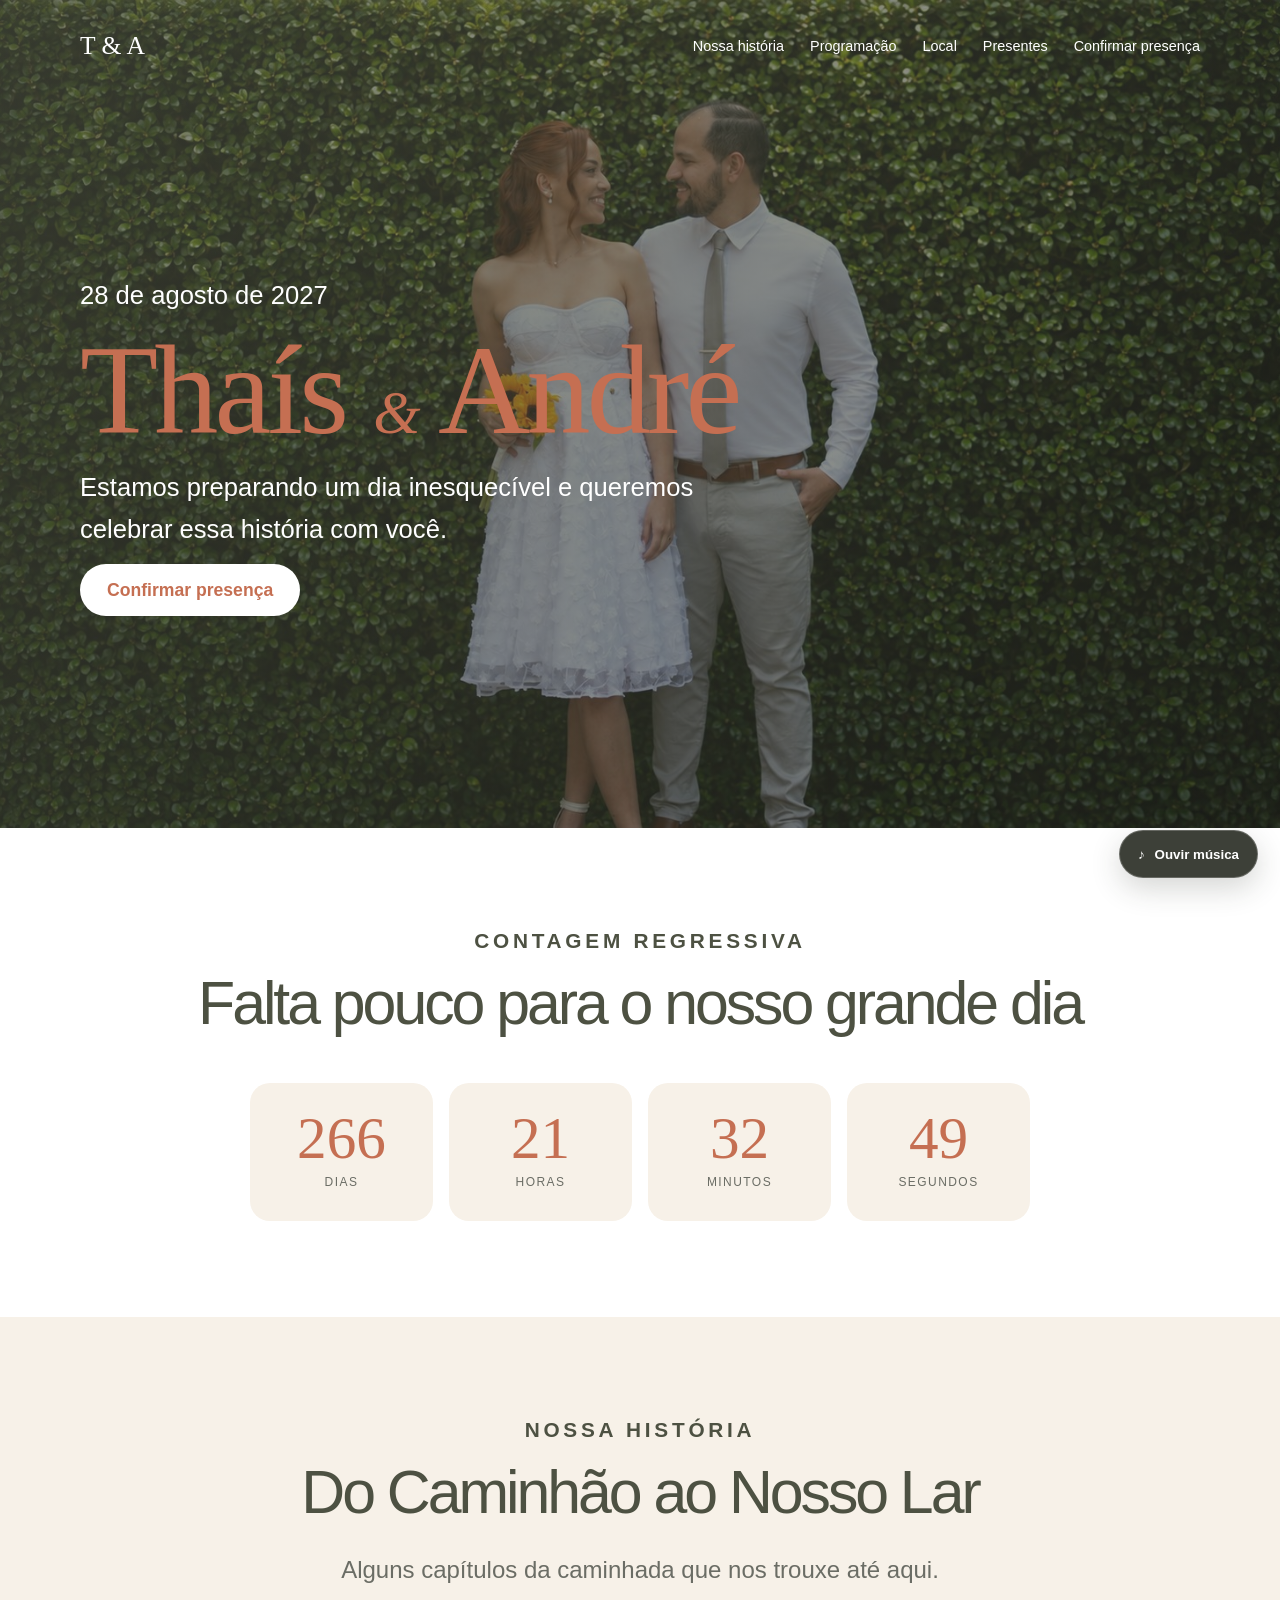
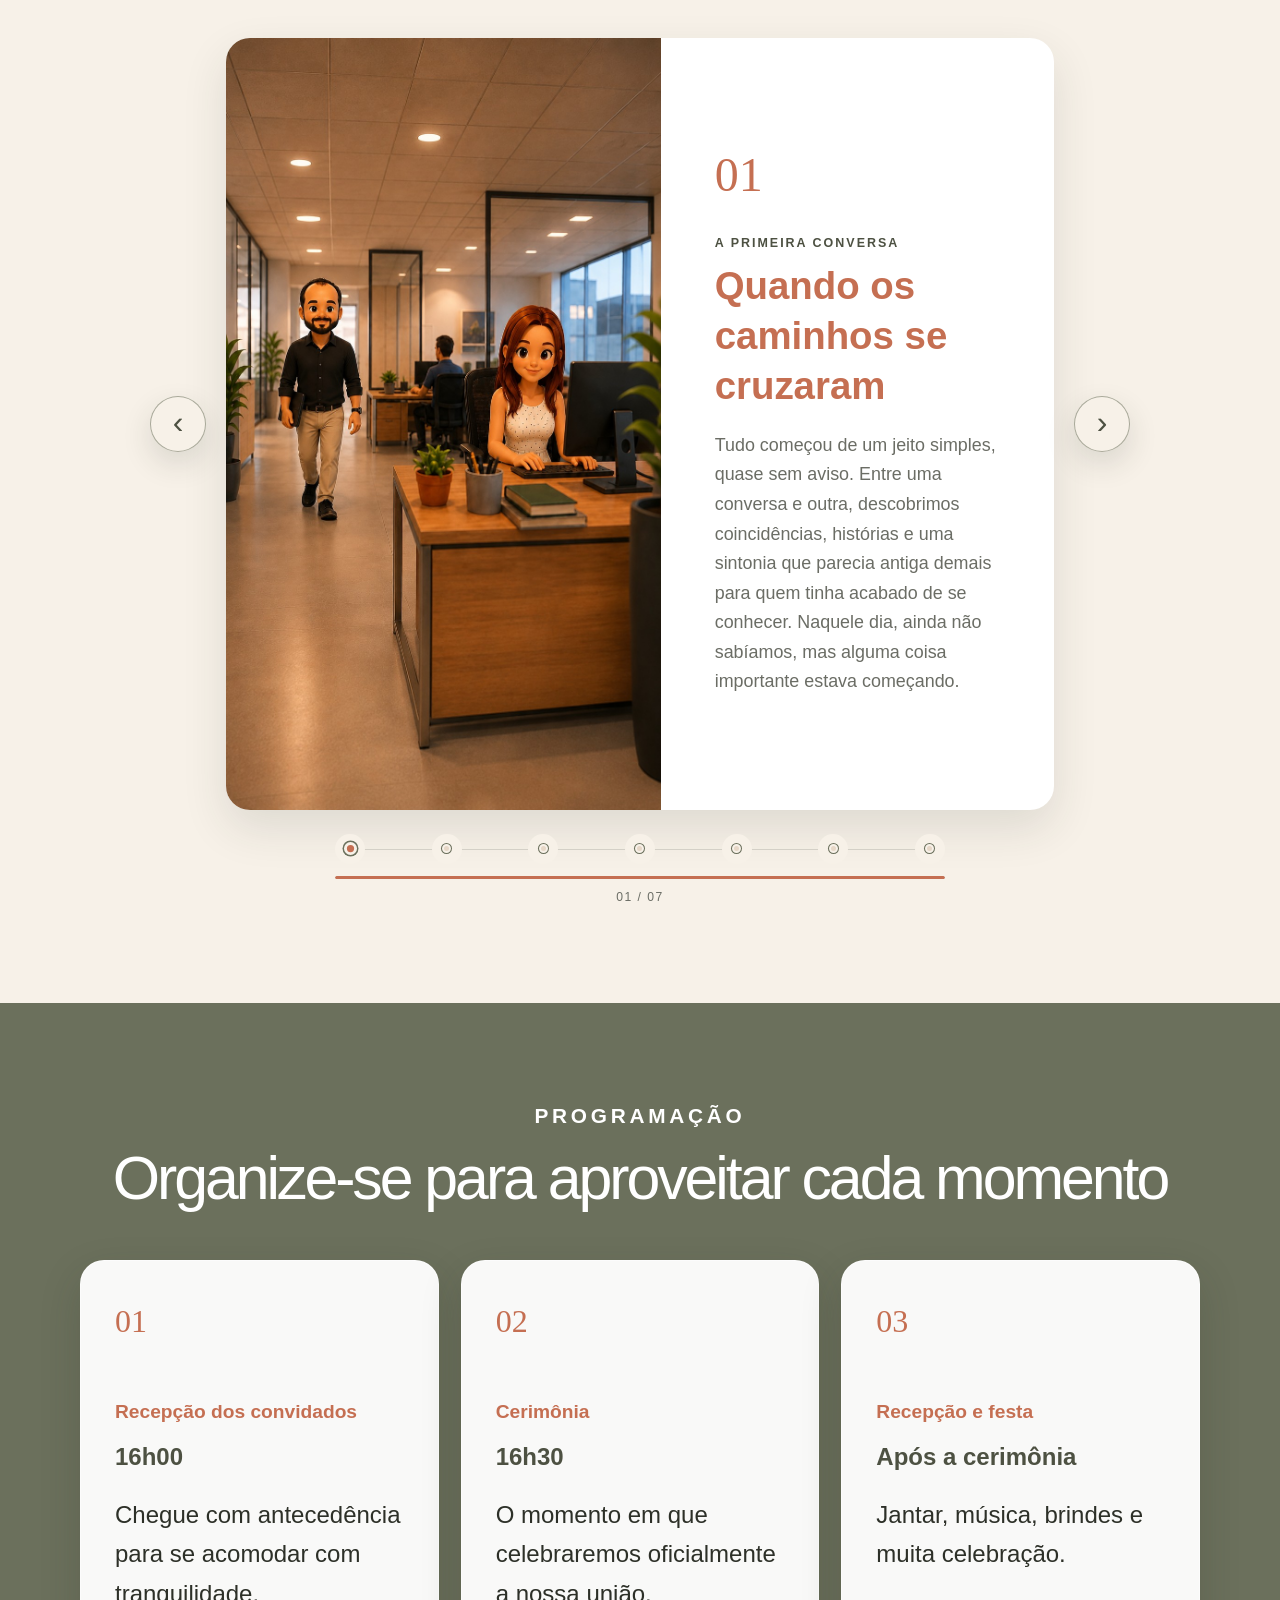
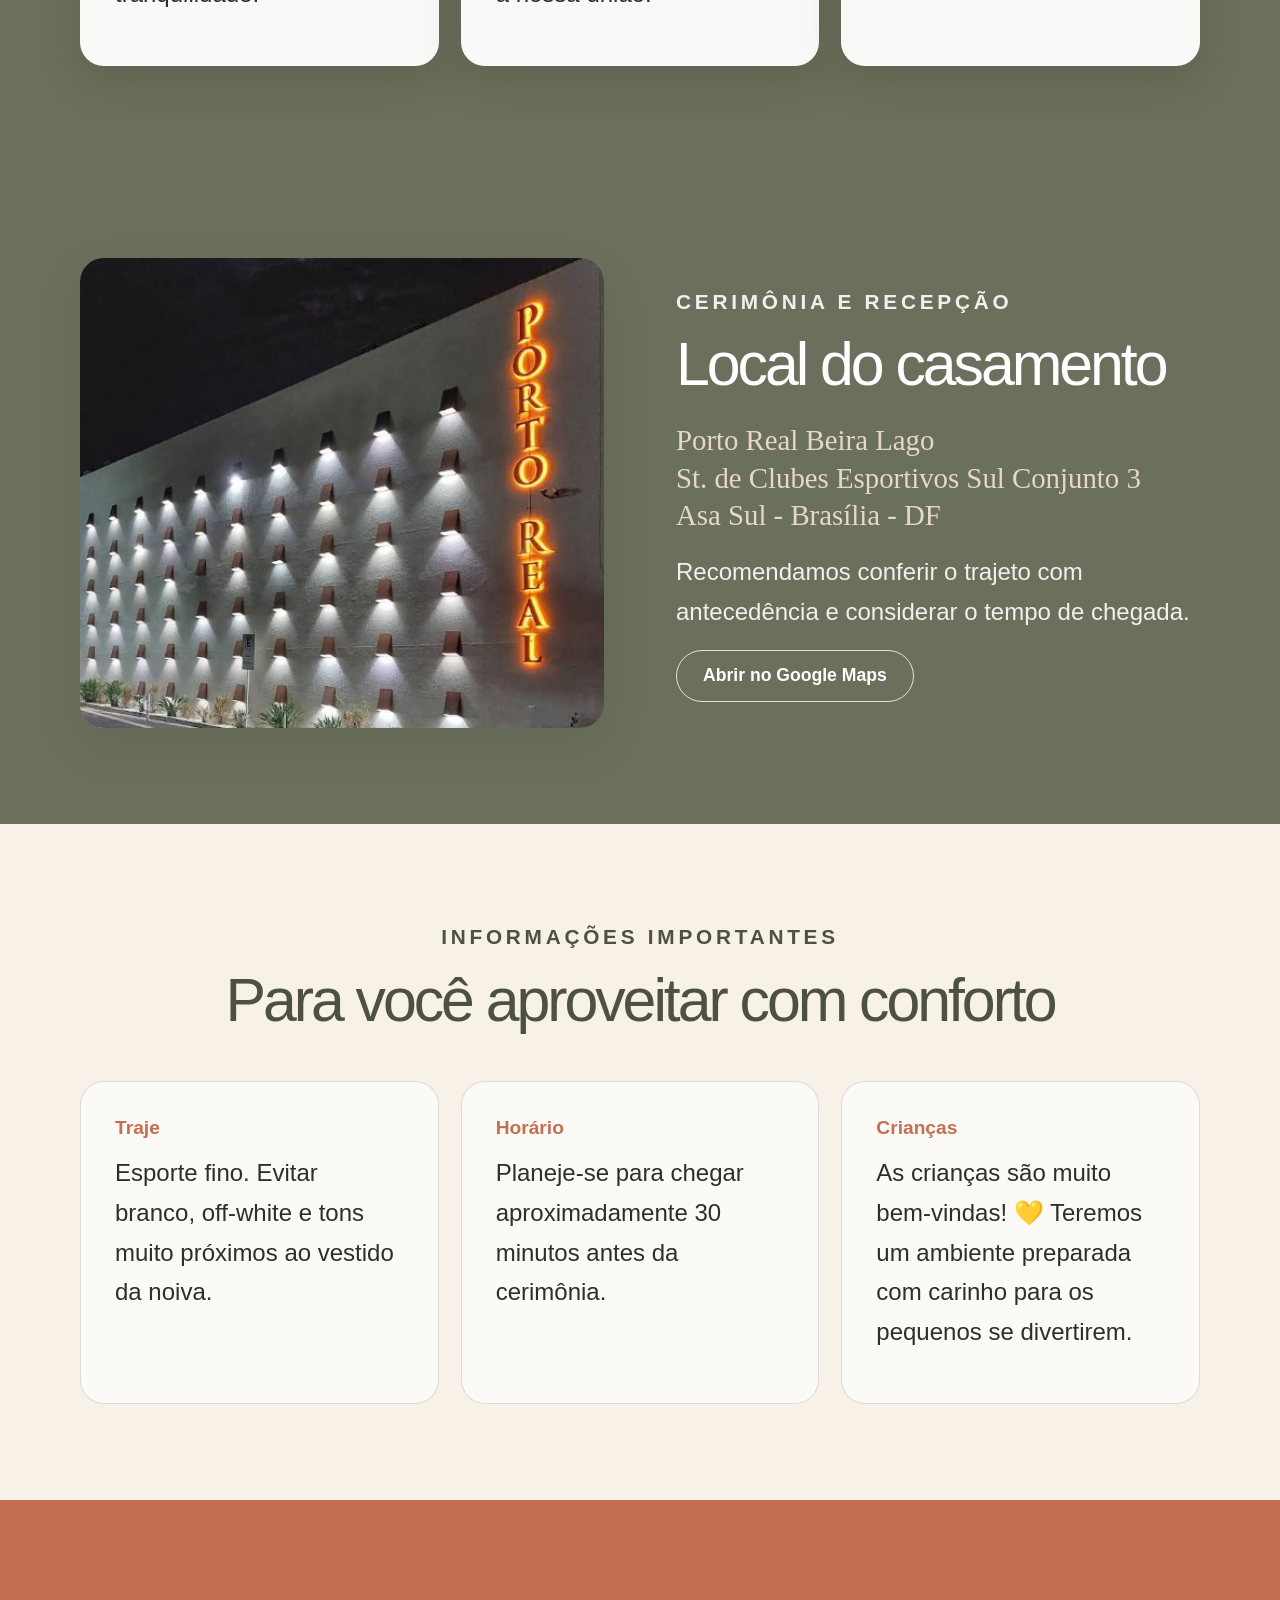
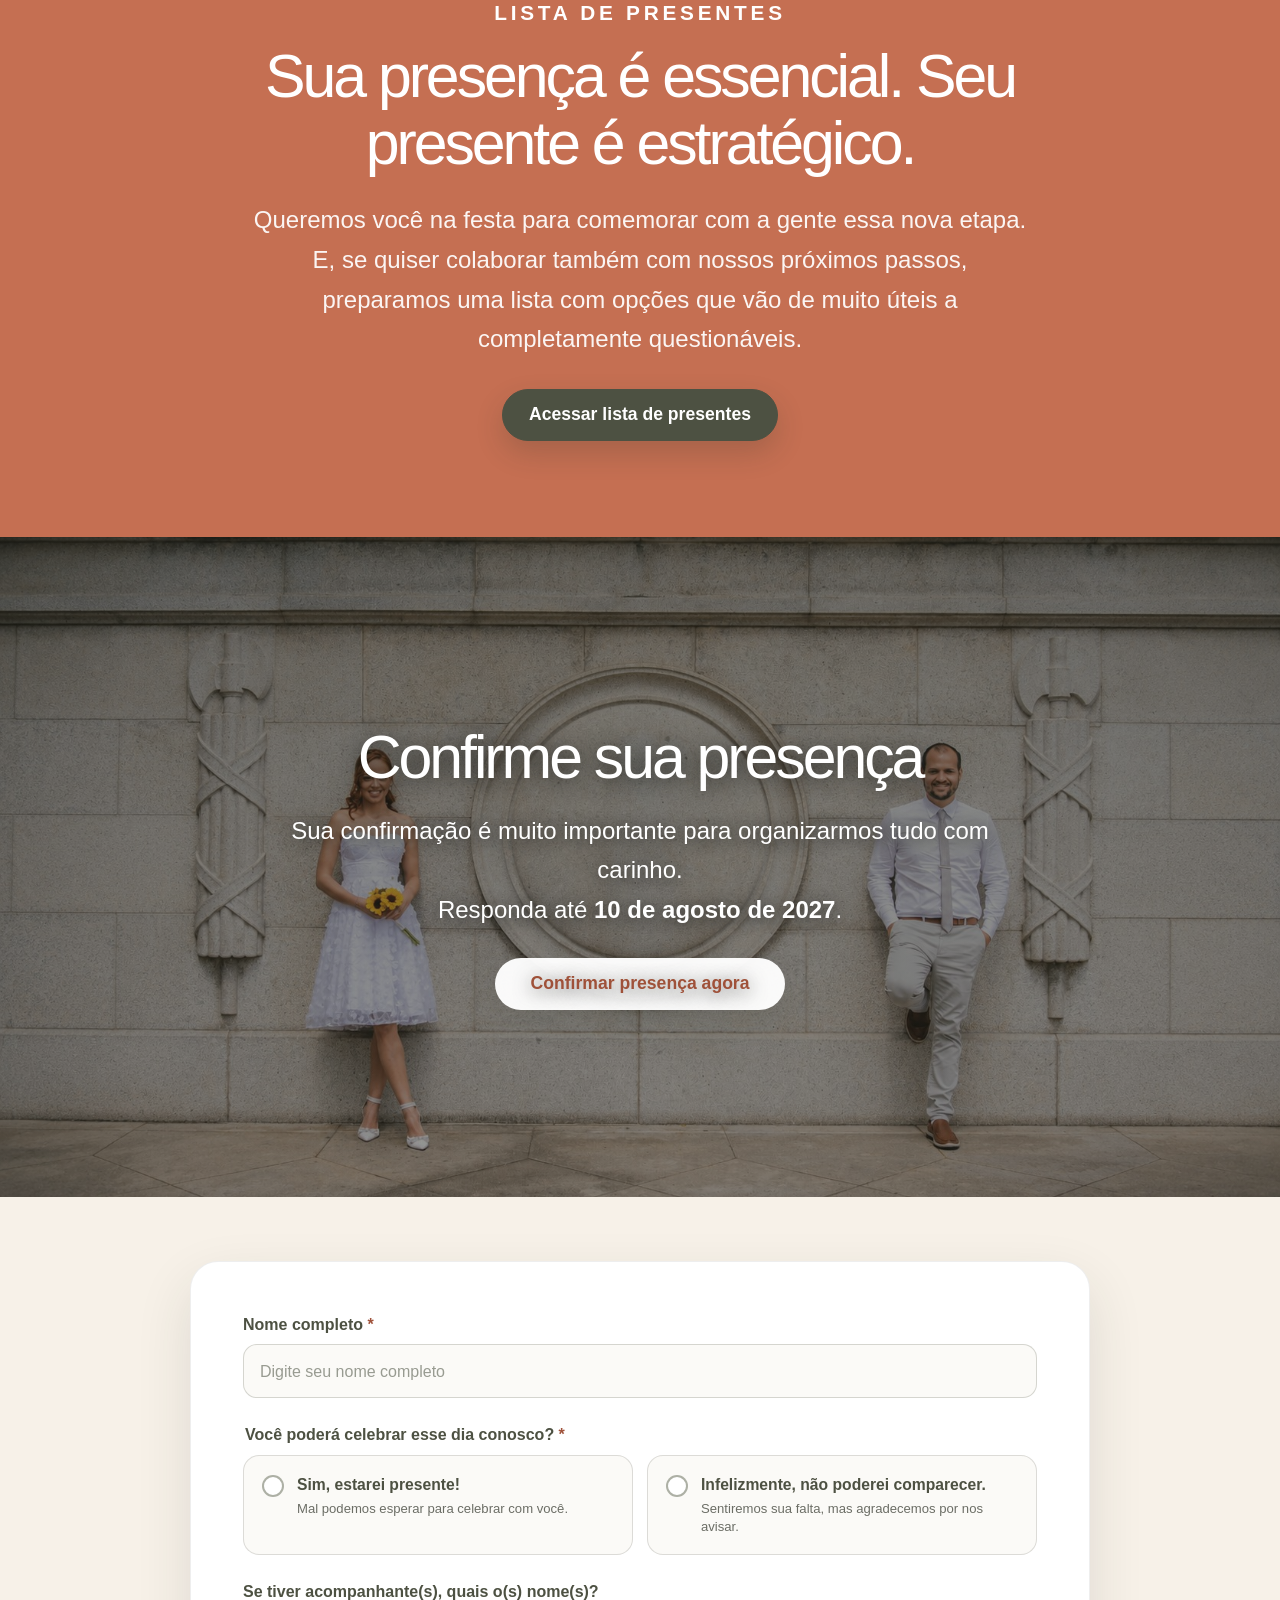
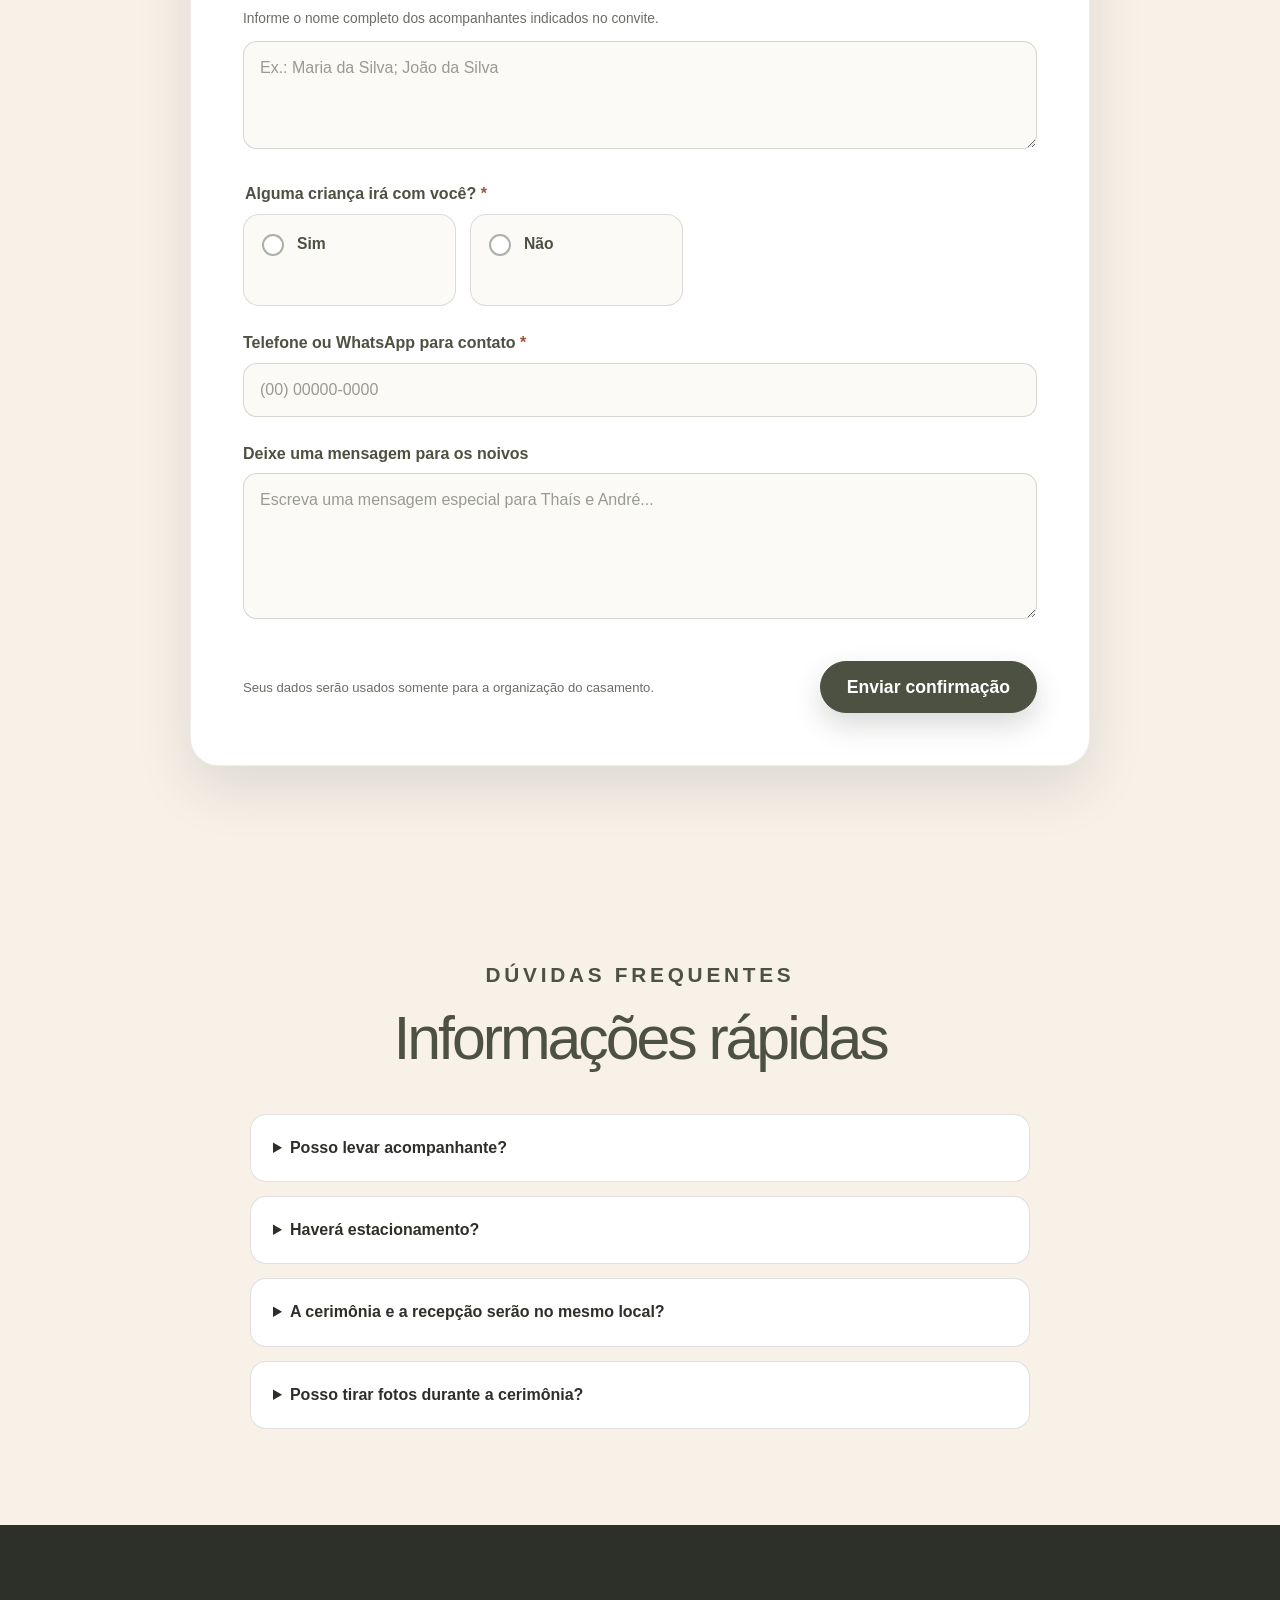
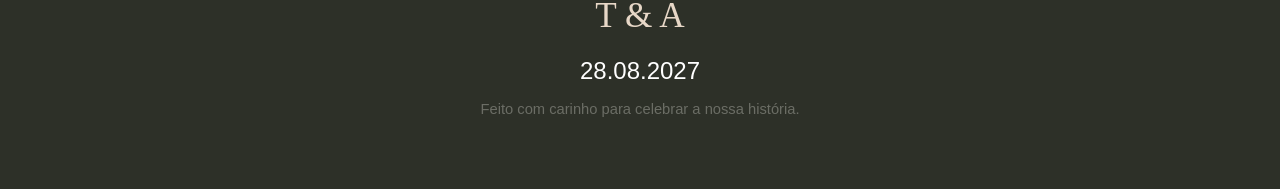
<file: index.html>
<!DOCTYPE html>

<html lang="pt-BR">
<head>
<meta charset="utf-8"/>
<meta content="width=device-width, initial-scale=1.0" name="viewport"/>
<title>Thaís &amp; André | Casamento</title>
<meta content="Site do casamento de Thaís e André. Confira a programação, localização, confirmação de presença e informações para os convidados." name="description"/>
<!-- Prévia ao compartilhar no WhatsApp e nas redes sociais -->
<meta content="Thaís &amp; André | Casamento" property="og:title"/>
<meta content="Estamos preparando um dia inesquecível e queremos celebrar com você." property="og:description"/>
<meta content="website" property="og:type"/>
<!-- Depois de publicar, troque pela URL absoluta da imagem:
  <meta property="og:image" content="https://SEU-USUARIO.github.io/casamento/assets/images/capa.jpg" />
  -->
<link href="css/style.css?v=20260828-mobile3" rel="stylesheet"/>
<script defer="" src="js/script.js?v=20260828-mobile3"></script>
</head>
<body>
<a class="skip-link" href="#conteudo">Ir para o conteúdo</a>
<header class="hero" id="inicio">
<nav aria-label="Navegação principal" class="navbar container">
<a aria-label="Voltar ao início" class="brand" href="#inicio">T &amp; A</a>
<button aria-controls="menu-principal" aria-expanded="false" aria-label="Abrir menu" class="menu-button" type="button">
<span></span>
<span></span>
<span></span>
</button>
<ul class="nav-links" id="menu-principal"><li><a href="#historia">Nossa história</a></li><li><a href="#programacao">Programação</a></li><li><a href="#local">Local</a></li><li><a href="#presentes">Presentes</a></li><li><a href="#presenca">Confirmar presença</a></li></ul>
</nav>
<div aria-hidden="true" class="hero-overlay"></div>
<div class="hero-content container">
<p class="hero-text">28 de agosto de 2027</p>
<h1>Thaís <span>&amp;</span> André</h1>
<p class="hero-text">
        Estamos preparando um dia inesquecível e queremos celebrar essa história com você.
      </p>
<a class="button button-primary" href="#presenca">Confirmar presença</a>
</div>
</header>
<main id="conteudo">
<section aria-labelledby="titulo-contagem" class="section countdown-section">
<div class="container centered">
<p class="section-kicker">Contagem regressiva</p>
<h2 id="titulo-contagem">Falta pouco para o nosso grande dia</h2>
<!-- Ajuste a data e o horário no atributo abaixo -->
<div aria-live="polite" class="countdown" data-event-date="2027-08-28T16:30:00-03:00">
<div class="countdown-card">
<strong id="days">000</strong>
<span>dias</span>
</div>
<div class="countdown-card">
<strong id="hours">00</strong>
<span>horas</span>
</div>
<div class="countdown-card">
<strong id="minutes">00</strong>
<span>minutos</span>
</div>
<div class="countdown-card">
<strong id="seconds">00</strong>
<span>segundos</span>
</div>
</div>
<p class="countdown-finished" hidden="" id="countdown-finished">
          O nosso grande dia chegou!
        </p>
</div>
</section><section aria-labelledby="titulo-historia" class="section section-soft story-section" id="historia">
<div class="container">
<div class="section-heading centered story-heading">
<p class="section-kicker">Nossa história</p>
<h2 id="titulo-historia">Do Caminhão ao Nosso Lar</h2>
<p>Alguns capítulos da caminhada que nos trouxe até aqui.</p>
</div>
<div aria-label="Momentos da nossa história" aria-roledescription="carrossel" class="story-carousel">
<div class="story-frame">
<button aria-label="Ver momento anterior" class="story-arrow story-prev" type="button">‹</button>
<div class="story-viewport"><div class="story-track">
<article aria-hidden="false" aria-label="Momento 1 de 7" class="story-slide is-active"><div class="story-photo"><img alt="Thaís e André no começo da história" data-fallback="assets/images/casal.jpg" src="assets/images/historia-01.jpg"/></div><div class="story-copy"><span class="story-number">01</span><p class="story-date">A primeira conversa</p><h3>Quando os caminhos se cruzaram</h3><p>Tudo começou de um jeito simples, quase sem aviso. Entre uma conversa e outra, descobrimos coincidências, histórias e uma sintonia que parecia antiga demais para quem tinha acabado de se conhecer. Naquele dia, ainda não sabíamos, mas alguma coisa importante estava começando.</p></div></article>
<article aria-hidden="true" aria-label="Momento 2 de 7" class="story-slide"><div class="story-photo"><img alt="Thaís e André se conhecendo melhor" data-fallback="assets/images/casal.jpg" src="assets/images/historia-02.jpg"/></div><div class="story-copy"><span class="story-number">02</span><p class="story-date">O convite que mudou tudo</p><h3>Nosso primeiro encontro</h3><p>Em um domingo qualquer, André fez um convite nada convencional: conhecer o caminhão do iPAVe. O que deveria ser apenas uma visita virou café da manhã, horas de conversa, sorvete e a sensação cada vez mais clara de que aquele encontro tinha algo diferente.</p></div></article>
<article aria-hidden="true" aria-label="Momento 3 de 7" class="story-slide"><div class="story-photo"><img alt="Thaís e André em uma viagem" data-fallback="assets/images/casal.jpg" src="assets/images/historia-03.jpg"/></div><div class="story-copy"><span class="story-number">03</span><p class="story-date">O primeiro beijo</p><h3>Quando tudo ficou ainda mais claro</h3><p>Depois de um dia inteiro juntos, chegou aquele instante que transforma uma história. No estacionamento do DNIT aconteceu nosso primeiro beijo — e, a partir dali, já não dava mais para fingir que aquilo era apenas uma coincidência.</p></div></article>
<article aria-hidden="true" aria-label="Momento 4 de 7" class="story-slide"><div class="story-photo"><img alt="Thaís e André celebrando juntos" data-fallback="assets/images/casal.jpg" src="assets/images/historia-04.jpg"/></div><div class="story-copy"><span class="story-number">04</span><p class="story-date">O começo do namoro</p><h3>17 de setembro de 2025</h3><p>Brasília e São Paulo deixaram de parecer tão distantes. Cada reencontro aumentava a certeza de que queríamos continuar escrevendo aquela história juntos. Até que, no dia 17 de setembro, veio o pedido de namoro — e, com um “sim”, nasceu oficialmente o nosso nós.</p></div></article>
<article aria-hidden="true" aria-label="Momento 5 de 7" class="story-slide"><div class="story-photo"><img alt="Thaís e André no pedido de casamento" data-fallback="assets/images/casal.jpg" src="assets/images/historia-05.jpg"/></div><div class="story-copy"><span class="story-number">05</span><p class="story-date">Nossa primeira viagem</p><h3>Foz do Iguaçu</h3><p>Nossa primeira viagem juntos teve como destino Foz do Iguaçu e um motivo especial: Thaís correria uma meia maratona. Entre chuva, quilômetros, torcida e medalha, descobrimos que viajar juntos seria apenas mais uma das muitas aventuras que queríamos dividir.</p></div></article>
<article aria-hidden="true" aria-label="Momento 6 de 7" class="story-slide"><div class="story-photo"><img alt="Thaís e André preparando o casamento" data-fallback="assets/images/casal.jpg" src="assets/images/historia-06.jpg"/></div><div class="story-copy"><span class="story-number">06</span><p class="story-date">Construindo a nossa vida</p><h3>A mudança</h3><p>Depois vieram as caixas, o carro cheio e uma nova fase. Mais do que mudar de endereço, era a decisão de começar a construir uma rotina, uma casa e uma vida lado a lado. Aos poucos, duas histórias passaram a ocupar o mesmo lugar — e a apontar para o mesmo futuro.</p></div></article>
<article aria-hidden="true" aria-label="Momento 7 de 7" class="story-slide"><div class="story-photo"><img alt="Thaís e André preparando o casamento" data-fallback="assets/images/casal.jpg" src="assets/images/historia-07.jpg"/></div><div class="story-copy"><span class="story-number">07</span><p class="story-date">Agora é oficial</p><h3>O nosso primeiro "sim"</h3><p>Depois de tantos quilômetros, aeroportos, viagens, cafés, corridas e planos… resolvemos facilitar as coisas e colocar tudo no papel. Com direito a alianças, flores, assinatura e aquele sorriso de quem sabe que encontrou a pessoa certa, veio o nosso casamento civil. Agora não tinha mais volta: somos oficialmente uma família. ❤️</p></div></article>
</div></div>
<button aria-label="Ver próximo momento" class="story-arrow story-next" type="button">›</button>
</div>
<div class="story-controls">
<div aria-label="Escolha um momento da história" class="story-timeline" role="tablist">
<button aria-label="Momento 1" aria-selected="true" class="story-dot is-active" role="tab" type="button"><span></span></button><button aria-label="Momento 2" aria-selected="false" class="story-dot" role="tab" type="button"><span></span></button><button aria-label="Momento 3" aria-selected="false" class="story-dot" role="tab" type="button"><span></span></button><button aria-label="Momento 4" aria-selected="false" class="story-dot" role="tab" type="button"><span></span></button><button aria-label="Momento 5" aria-selected="false" class="story-dot" role="tab" type="button"><span></span></button><button aria-label="Momento 6" aria-selected="false" class="story-dot" role="tab" type="button"><span></span></button><button aria-label="Momento 7" aria-selected="false" class="story-dot" role="tab" type="button"><span></span></button>
</div>
</div>
<div aria-hidden="true" class="story-progress"><span></span></div>
<p aria-live="polite" class="story-status"><span>01</span> / 07</p>
</div>
</div>
</section><section aria-labelledby="titulo-programacao" class="section olive-section programming-section" id="programacao">
<div class="container">
<div class="section-heading centered">
<p class="section-kicker">Programação</p>
<h2 id="titulo-programacao">Organize-se para aproveitar cada momento</h2>
</div>
<div class="cards-grid">
<article class="info-card">
<span class="card-number">01</span>
<h3>Recepção dos convidados</h3>
<p class="card-time">16h00</p>
<p>Chegue com antecedência para se acomodar com tranquilidade.</p>
</article>
<article class="info-card">
<span class="card-number">02</span>
<h3>Cerimônia</h3>
<p class="card-time">16h30</p>
<p>O momento em que celebraremos oficialmente a nossa união.</p>
</article>
<article class="info-card">
<span class="card-number">03</span>
<h3>Recepção e festa</h3>
<p class="card-time">Após a cerimônia</p>
<p>Jantar, música, brindes e muita celebração.</p>
</article>
</div>
</div>
</section><section aria-labelledby="titulo-local" class="section location-section olive-section" id="local">
<div class="container split-layout reverse">
<div>
<p class="section-kicker">Cerimônia e recepção</p>
<h2 id="titulo-local">Local do casamento</h2>
<h3 class="venue-name">Porto Real Beira Lago<br/>
            St. de Clubes Esportivos Sul Conjunto 3<br/>
            Asa Sul - Brasília - DF
          </h3>
<p>
            Recomendamos conferir o trajeto com antecedência e considerar o tempo de chegada.
          </p>
<!-- Substitua o endereço no link -->
<a class="button button-secondary" href="https://www.google.com/maps/dir/?api=1&amp;destination=Porto+Real+Eventos+Brasilia+DF" rel="noopener noreferrer" target="_blank">
            Abrir no Google Maps
          </a>
</div>
<div aria-label="Espaço reservado para uma foto do local" class="map-placeholder" role="img">
<img alt="" onerror="this.style.display='none';" src="assets/images/local.jpg"/>
</div>
</div>
</section><section aria-labelledby="titulo-orientacoes" class="section section-soft">
<div class="container">
<div class="section-heading centered">
<p class="section-kicker">Informações importantes</p>
<h2 id="titulo-orientacoes">Para você aproveitar com conforto</h2>
</div>
<div class="cards-grid">
<article class="simple-card">
<h3>Traje</h3>
<p>Esporte fino. Evitar branco, off-white e tons muito próximos ao vestido da noiva.</p>
</article>
<article class="simple-card">
<h3>Horário</h3>
<p>Planeje-se para chegar aproximadamente 30 minutos antes da cerimônia.</p>
</article>
<article class="simple-card">
<h3>Crianças</h3>
<p>As crianças são muito bem-vindas! 💛 
              Teremos um ambiente preparada com carinho para os pequenos se divertirem.</p>
</article>
</div>
</div>
</section><section aria-labelledby="titulo-presentes" class="section gifts-section" id="presentes">
<div class="container narrow centered">
<p class="section-kicker">Lista de presentes</p>
<h2 id="titulo-presentes">Sua presença é essencial. Seu presente é estratégico.</h2>
<p>
          Queremos você na festa para comemorar com a gente essa nova etapa. E, se quiser colaborar também com nossos próximos passos, preparamos uma lista com opções que vão de muito úteis a completamente questionáveis.
        </p>
<a aria-label="Acessar lista de presentes" class="button button-secondary gifts-button" href="presentes/index.html">
          Acessar lista de presentes
        </a>
</div>
</section><section aria-labelledby="titulo-presenca" class="rsvp-section" id="presenca">
<!-- Capa RSVP: mantém a composição visual anterior com a foto em largura total -->
<div class="rsvp-cover">
<div aria-hidden="true" class="rsvp-cover-overlay"></div>
<div class="container narrow centered rsvp-cover-content">

<h2 id="titulo-presenca">Confirme sua presença</h2>
<p>Sua confirmação é muito importante para organizarmos tudo com carinho. <br/>Responda até <strong>10 de agosto de 2027</strong>.</p>
<a class="button button-primary rsvp-scroll-button" href="#form-rsvp">
            Confirmar presença agora
          </a>
</div>
</div>
<!-- Formulário nativo: os campos ficam dentro do próprio site -->
<div class="rsvp-form-area" id="form-rsvp">
<div class="container rsvp-form-container">

<form action="https://script.google.com/macros/s/AKfycbwuK6RVf3yveS4u22ph-leJ-RnmFsyYd3D7sWX2e00JJMDd7dpXWLPuYBk3Y02RFxPS/exec" class="rsvp-native-form" id="rsvp-native-form" method="POST" novalidate="" target="rsvp-submit-frame">
<input name="Evento" type="hidden" value="Casamento Thaís &amp; André — 28/08/2027"/>
<input id="rsvp-pagina" name="Página" type="hidden" value=""/>
<input name="evento_token" type="hidden" value="TA-28082027-RSVP"/>
<input aria-hidden="true" autocomplete="off" class="rsvp-honeypot" name="website" tabindex="-1" type="text"/>
<div class="rsvp-form-grid">
<div class="rsvp-field rsvp-field-full">
<label for="rsvp-nome">Nome completo <span aria-hidden="true">*</span></label>
<input autocomplete="name" id="rsvp-nome" name="Nome completo" placeholder="Digite seu nome completo" required="" type="text"/>
</div>
<fieldset class="rsvp-field rsvp-field-full rsvp-choice-group">
<legend>Você poderá celebrar esse dia conosco? <span aria-hidden="true">*</span></legend>
<div class="rsvp-choice-grid">
<label class="rsvp-choice-card">
<input name="Presença" required="" type="radio" value="Sim, estarei presente!"/>
<span aria-hidden="true" class="rsvp-choice-mark"></span>
<span>
<strong>Sim, estarei presente!</strong>
<small>Mal podemos esperar para celebrar com você.</small>
</span>
</label>
<label class="rsvp-choice-card">
<input name="Presença" required="" type="radio" value="Infelizmente, não poderei comparecer."/>
<span aria-hidden="true" class="rsvp-choice-mark"></span>
<span>
<strong>Infelizmente, não poderei comparecer.</strong>
<small>Sentiremos sua falta, mas agradecemos por nos avisar.</small>
</span>
</label>
</div>
</fieldset>
<div class="rsvp-field rsvp-field-full" data-attendance-only="">
<label for="rsvp-acompanhantes">Se tiver acompanhante(s), quais o(s) nome(s)?</label>
<p class="rsvp-field-help">Informe o nome completo dos acompanhantes indicados no convite.</p>
<textarea id="rsvp-acompanhantes" name="Acompanhantes" placeholder="Ex.: Maria da Silva; João da Silva" rows="3"></textarea>
</div>
<fieldset class="rsvp-field rsvp-field-full rsvp-choice-group" data-attendance-only="">
<legend>Alguma criança irá com você? <span aria-hidden="true">*</span></legend>
<div class="rsvp-choice-grid rsvp-choice-grid-compact">
<label class="rsvp-choice-card">
<input data-child-choice="" name="Criança" type="radio" value="Sim"/>
<span aria-hidden="true" class="rsvp-choice-mark"></span>
<span><strong>Sim</strong></span>
</label>
<label class="rsvp-choice-card">
<input data-child-choice="" name="Criança" type="radio" value="Não"/>
<span aria-hidden="true" class="rsvp-choice-mark"></span>
<span><strong>Não</strong></span>
</label>
</div>
</fieldset>
<div class="rsvp-field rsvp-field-full rsvp-child-details" hidden="" id="rsvp-child-details">
<label for="rsvp-crianca-detalhes">Nome e idade da(s) criança(s) <span aria-hidden="true">*</span></label>
<textarea id="rsvp-crianca-detalhes" name="Nome e idade da criança" placeholder="Ex.: Antônio — 7 anos; Aurora — 4 anos" rows="3"></textarea>
</div>
<div class="rsvp-field rsvp-field-full">
<label for="rsvp-telefone">Telefone ou WhatsApp para contato <span aria-hidden="true">*</span></label>
<input autocomplete="tel" id="rsvp-telefone" inputmode="tel" name="Telefone ou WhatsApp" placeholder="(00) 00000-0000" required="" type="tel"/>
</div>
<div class="rsvp-field rsvp-field-full">
<label for="rsvp-mensagem">Deixe uma mensagem para os noivos</label>
<textarea id="rsvp-mensagem" name="Mensagem para os noivos" placeholder="Escreva uma mensagem especial para Thaís e André..." rows="5"></textarea>
</div>
</div>
<div class="rsvp-form-footer">
<p class="rsvp-privacy-note">
                Seus dados serão usados somente para a organização do casamento.
              </p>
<button class="button rsvp-submit-button" type="submit">
<span class="rsvp-submit-label">Enviar confirmação</span>
<span class="rsvp-submit-loading" hidden="">Enviando…</span>
</button>
</div>
<div aria-live="polite" class="rsvp-form-status" hidden="" id="rsvp-form-status" role="status"></div>
</form>
<iframe aria-hidden="true" class="rsvp-hidden-frame" hidden="" name="rsvp-submit-frame" tabindex="-1" title="Envio da confirmação de presença"></iframe>
<div
  aria-live="polite"
  class="rsvp-success-panel"
  hidden
  id="rsvp-success-panel"
  role="status"
>
  <div aria-hidden="true" class="rsvp-success-icon">✓</div>

  <h3 id="rsvp-success-title">
    Confirmação recebida!
  </h3>

  <p id="rsvp-success-message">
    Obrigado por responder.
  </p>

  <button
    class="button button-secondary rsvp-new-response"
    type="button"
  >
    Enviar outra resposta
  </button>
</div>
</div>
<noscript>
<p class="rsvp-noscript">
              Ative o JavaScript do navegador para enviar a confirmação diretamente pelo site.
            </p>
</noscript>
</div>
</div>
</section><section aria-labelledby="titulo-duvidas" class="section section-soft" id="duvidas">
<div class="container narrow">
<div class="section-heading centered">
<p class="section-kicker">Dúvidas frequentes</p>
<h2 id="titulo-duvidas">Informações rápidas</h2>
</div>
<div class="faq-list">
<details>
<summary>Posso levar acompanhante?</summary>
<p>Considere apenas as pessoas indicadas no convite. Em caso de dúvida, fale conosco.</p>
</details>
<details>
<summary>Haverá estacionamento?</summary>
<p>Sim! O espaço dispõe de estacionamento e contará com orientador de trânsito para auxiliar os convidados na chegada e na saída.</p>
</details>
<details>
<summary>A cerimônia e a recepção serão no mesmo local?</summary>
<p>Sim. Após a cerimônia, todos serão direcionados para a recepção sem necessidade de deslocamento.</p>
</details>
<details>
<summary>Posso tirar fotos durante a cerimônia?</summary>
<p>Claro! Ficaremos muito felizes em ver esse dia pelos olhos de quem amamos. 
              Sintam-se à vontade para registrar momentos durante a cerimônia e a recepção. 
              Depois, não esqueçam de compartilhar as fotos e vídeos conosco — será uma alegria reviver esse dia especial através dos seus registros também. 📸❤️</p>
</details>
</div>
</div>
</section></main>
<footer class="footer">
<div class="container centered">
<p class="footer-monogram">T &amp; A</p>
<p>28.08.2027</p>
<p class="small-text">Feito com carinho para celebrar a nossa história.</p>
</div>
</footer>
<audio autoplay="" id="background-music" loop="" preload="auto" src="assets/musica-ta.mp3"></audio>
<button aria-label="Reproduzir música" aria-pressed="false" class="music-control" type="button"><span aria-hidden="true" class="music-icon">♪</span><span class="music-label">Ouvir música</span></button>
</body>
</html>
</file>
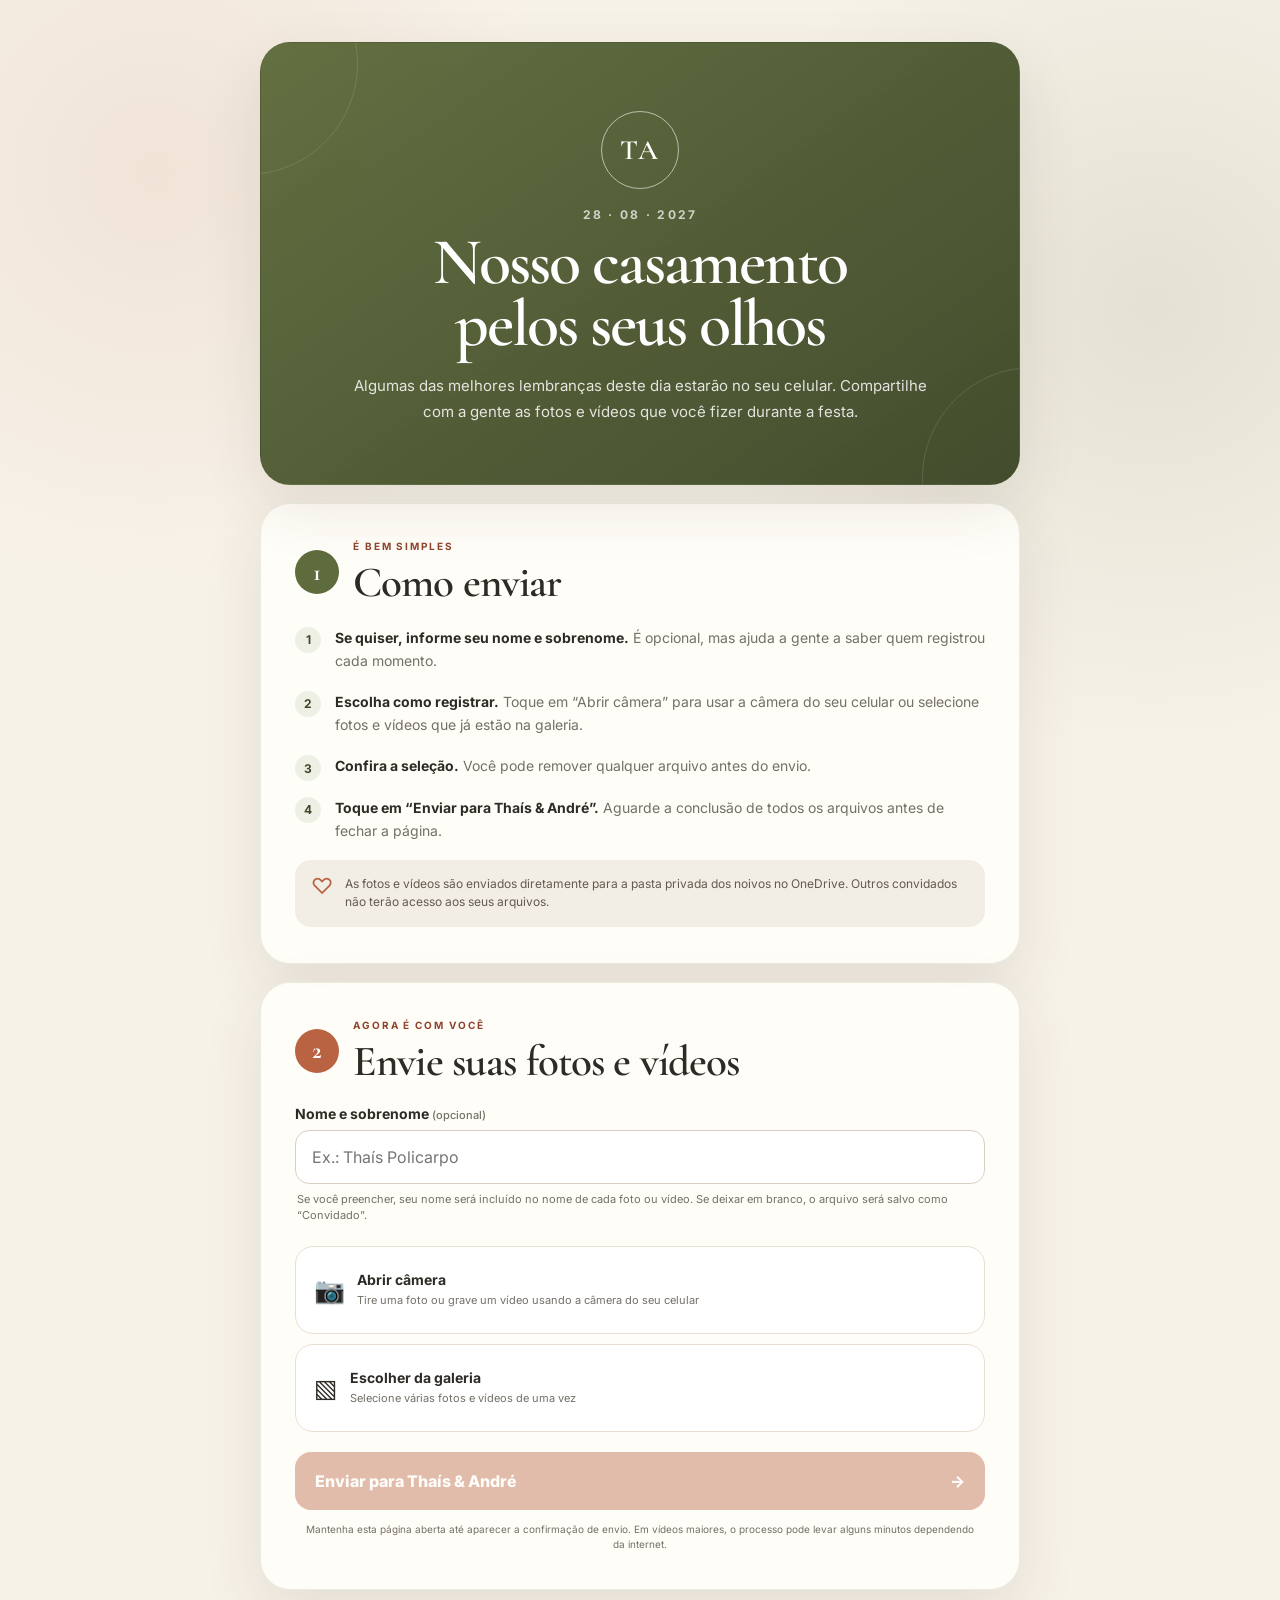
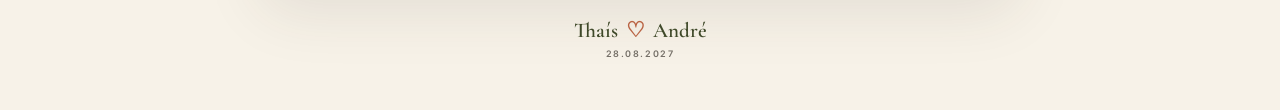
<file: fotos/index.html>
<!doctype html>
<html lang="pt-BR">
<head>
  <meta charset="utf-8" />
  <meta name="viewport" content="width=device-width, initial-scale=1, viewport-fit=cover" />
  <meta name="theme-color" content="#5E6B3C" />
  <meta name="description" content="Compartilhe suas fotos e vídeos do casamento de Thaís & André." />
  <title>Fotos do casamento | Thaís & André</title>
  <link rel="preconnect" href="https://fonts.googleapis.com" />
  <link rel="preconnect" href="https://fonts.gstatic.com" crossorigin />
  <link href="https://fonts.googleapis.com/css2?family=Cormorant+Garamond:wght@500;600;700&family=Inter:wght@400;500;600;700&display=swap" rel="stylesheet" />
  <link rel="stylesheet" href="./styles.css" />
</head>
<body>
  <main class="page-shell">
    <section class="hero-card" aria-labelledby="page-title">
      <div class="monogram" aria-hidden="true">TA</div>
      <p class="eyebrow">28 · 08 · 2027</p>
      <h1 id="page-title">Nosso casamento<br />pelos seus olhos</h1>
      <p class="intro">
        Algumas das melhores lembranças deste dia estarão no seu celular. Compartilhe com a gente as fotos e vídeos que você fizer durante a festa.
      </p>
    </section>

    <section class="content-card instructions" aria-labelledby="como-enviar">
      <div class="section-heading">
        <span class="step-badge">1</span>
        <div>
          <p class="eyebrow small">É bem simples</p>
          <h2 id="como-enviar">Como enviar</h2>
        </div>
      </div>

      <ol class="instruction-list">
        <li><strong>Se quiser, informe seu nome e sobrenome.</strong> É opcional, mas ajuda a gente a saber quem registrou cada momento.</li>
        <li><strong>Escolha como registrar.</strong> Toque em “Abrir câmera” para usar a câmera do seu celular ou selecione fotos e vídeos que já estão na galeria.</li>
        <li><strong>Confira a seleção.</strong> Você pode remover qualquer arquivo antes do envio.</li>
        <li><strong>Toque em “Enviar para Thaís & André”.</strong> Aguarde a conclusão de todos os arquivos antes de fechar a página.</li>
      </ol>

      <div class="privacy-note">
        <span aria-hidden="true">♡</span>
        <p>As fotos e vídeos são enviados diretamente para a pasta privada dos noivos no OneDrive. Outros convidados não terão acesso aos seus arquivos.</p>
      </div>
    </section>

    <section class="content-card uploader-card" aria-labelledby="envie-agora">
      <div class="section-heading">
        <span class="step-badge terracotta">2</span>
        <div>
          <p class="eyebrow small">Agora é com você</p>
          <h2 id="envie-agora">Envie suas fotos e vídeos</h2>
        </div>
      </div>

      <form id="upload-form" novalidate>
        <div class="field-group">
          <label for="guest-name">Nome e sobrenome <span class="optional-label">(opcional)</span></label>
          <input
            id="guest-name"
            name="guestName"
            type="text"
            autocomplete="name"
            maxlength="80"
            placeholder="Ex.: Thaís Policarpo"
          />
          <p class="field-help">Se você preencher, seu nome será incluído no nome de cada foto ou vídeo. Se deixar em branco, o arquivo será salvo como “Convidado”.</p>
        </div>

        <div class="capture-grid" aria-label="Opções para adicionar arquivos">
          <button class="capture-button wide" type="button" data-picker="camera">
            <span class="capture-icon" aria-hidden="true">📷</span>
            <span>
              <strong>Abrir câmera</strong>
              <small>Tire uma foto ou grave um vídeo usando a câmera do seu celular</small>
            </span>
          </button>

          <button class="capture-button wide" type="button" data-picker="gallery">
            <span class="capture-icon" aria-hidden="true">▧</span>
            <span>
              <strong>Escolher da galeria</strong>
              <small>Selecione várias fotos e vídeos de uma vez</small>
            </span>
          </button>
        </div>

        <input
          id="camera-fallback-input"
          class="visually-hidden"
          type="file"
          accept="image/*,video/*"
          capture="environment"
        />
        
        <input
          id="gallery-input"
          class="visually-hidden"
          type="file"
          accept="image/*,video/*"
          multiple
        />

        <div id="selection-panel" class="selection-panel" hidden>
          <div class="selection-header">
            <div>
              <p class="eyebrow small">Sua seleção</p>
              <h3 id="selection-count">0 arquivos</h3>
            </div>
            <button id="clear-selection" class="text-button" type="button">Limpar tudo</button>
          </div>

          <div id="file-list" class="file-list" aria-live="polite"></div>
        </div>

        <div id="upload-summary" class="upload-summary" hidden>
          <div class="summary-row">
            <span>Progresso total</span>
            <strong id="total-progress-label">0%</strong>
          </div>
          <div class="progress-track" aria-hidden="true"><div id="total-progress-bar" class="progress-bar"></div></div>
          <p id="upload-status-text" class="status-text" aria-live="polite"></p>
        </div>

        <button id="submit-button" class="submit-button" type="submit" disabled>
          <span>Enviar para Thaís & André</span>
          <span aria-hidden="true">→</span>
        </button>

        <p class="mobile-note">Mantenha esta página aberta até aparecer a confirmação de envio. Em vídeos maiores, o processo pode levar alguns minutos dependendo da internet.</p>
      </form>
    </section>

    <section id="success-card" class="success-card" aria-live="polite" hidden>
      <div class="success-icon" aria-hidden="true">✓</div>
      <p class="eyebrow small">Recebemos!</p>
      <h2>Obrigado por registrar esse dia com a gente.</h2>
      <p id="success-message">Suas fotos e vídeos foram enviados com sucesso.</p>
      <button id="send-more-button" type="button" class="secondary-button">Enviar mais fotos</button>
    </section>

    <footer>
      <span>Thaís</span><span class="footer-heart">♡</span><span>André</span>
      <small>28.08.2027</small>
    </footer>
  </main>

  <div id="toast" class="toast" role="status" aria-live="polite" hidden></div>

  <div id="camera-modal" class="camera-modal" hidden aria-modal="true" role="dialog" aria-labelledby="camera-title">
    <div class="camera-panel">
      <div class="camera-topbar">
        <div>
          <p class="eyebrow small">Foto</p>
          <h2 id="camera-title">Câmera</h2>
        </div>
        <button id="camera-close" class="camera-close" type="button" aria-label="Fechar câmera">×</button>
      </div>

      <div class="camera-stage">
        <video id="camera-video" autoplay playsinline muted></video>
        <div id="camera-loading" class="camera-loading">Abrindo câmera…</div>
      </div>

      <div class="camera-controls">
        <button id="camera-switch" class="camera-switch" type="button">
          <span aria-hidden="true">↺</span>
          <span>Trocar câmera</span>
        </button>
        <button id="camera-shutter" class="camera-shutter" type="button" aria-label="Tirar foto">
          <span></span>
        </button>
        <div class="camera-control-spacer" aria-hidden="true"></div>
      </div>
      <p class="camera-help">Use “Trocar câmera” para alternar entre a frontal e a traseira.</p>
    </div>
  </div>
  <canvas id="camera-canvas" class="visually-hidden"></canvas>

  <script src="./config.js"></script>
  <script src="./app.js" defer></script>
</body>
</html>
</file>
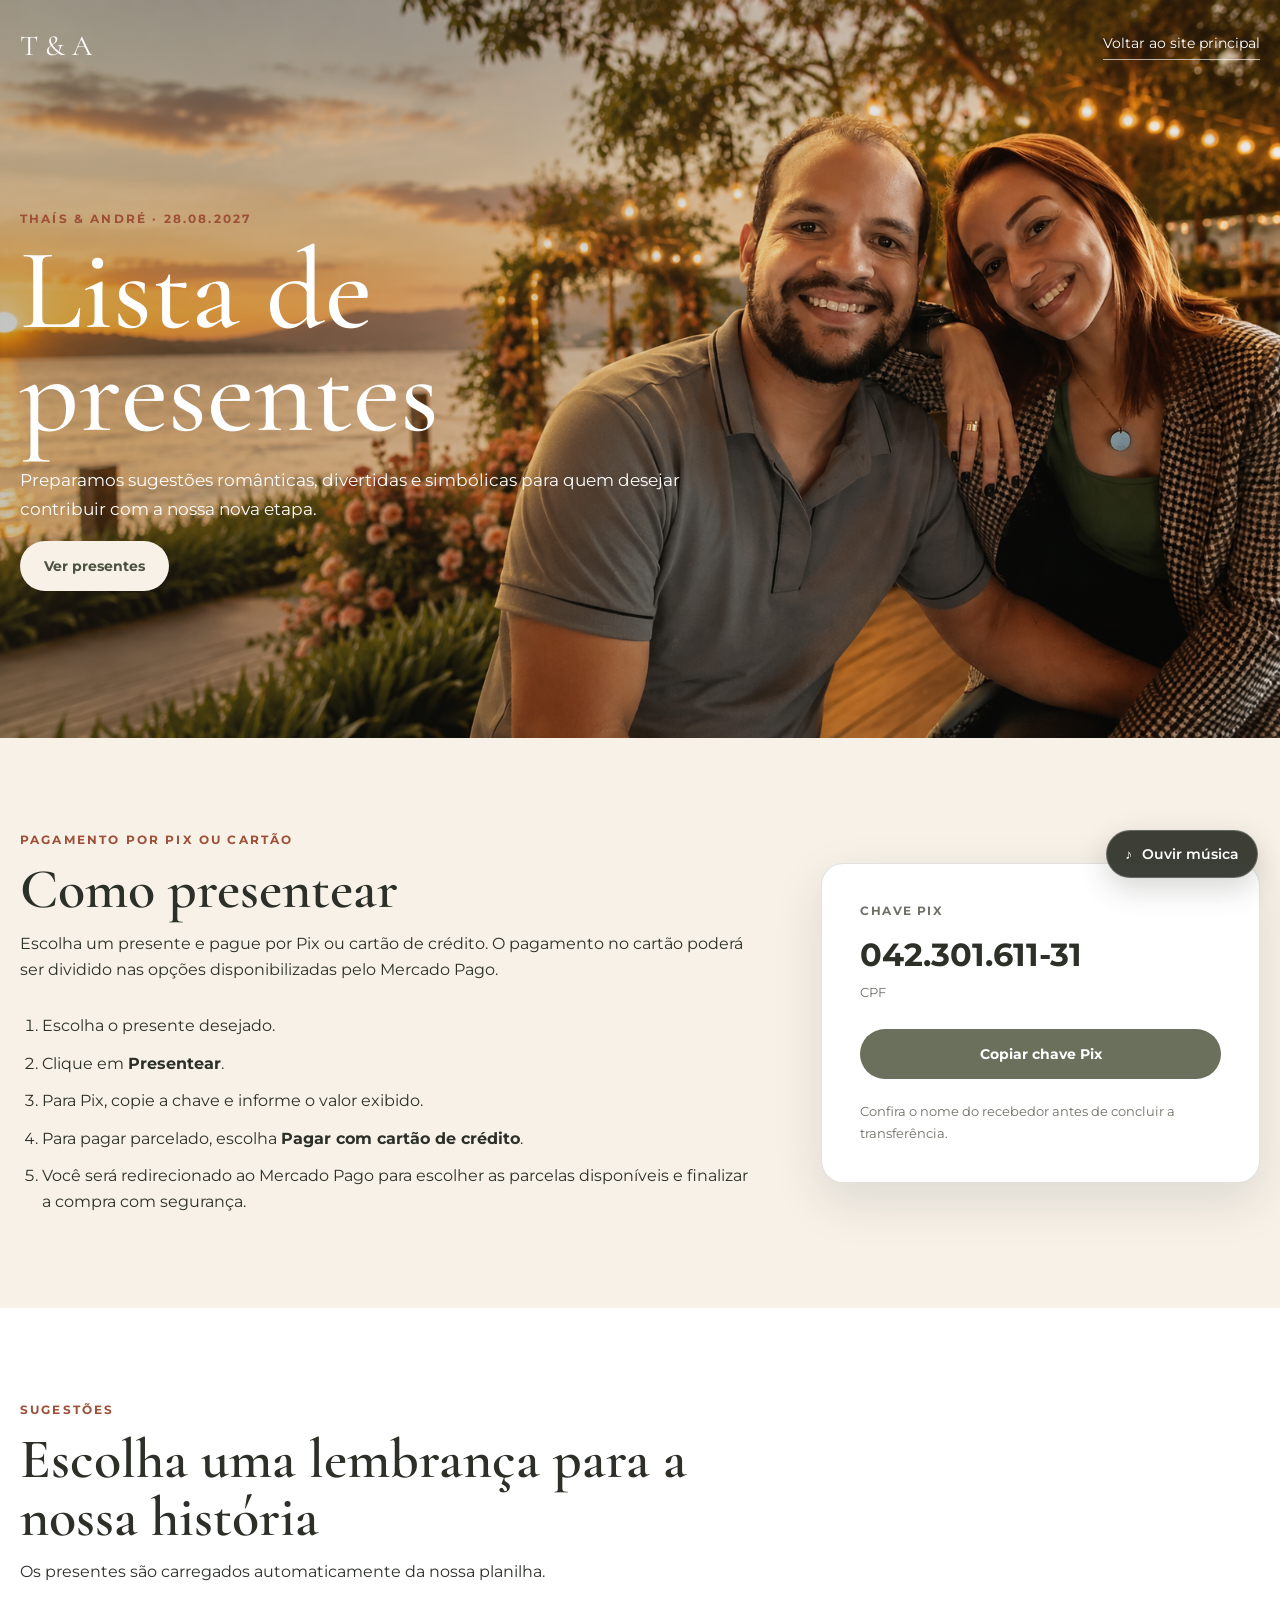
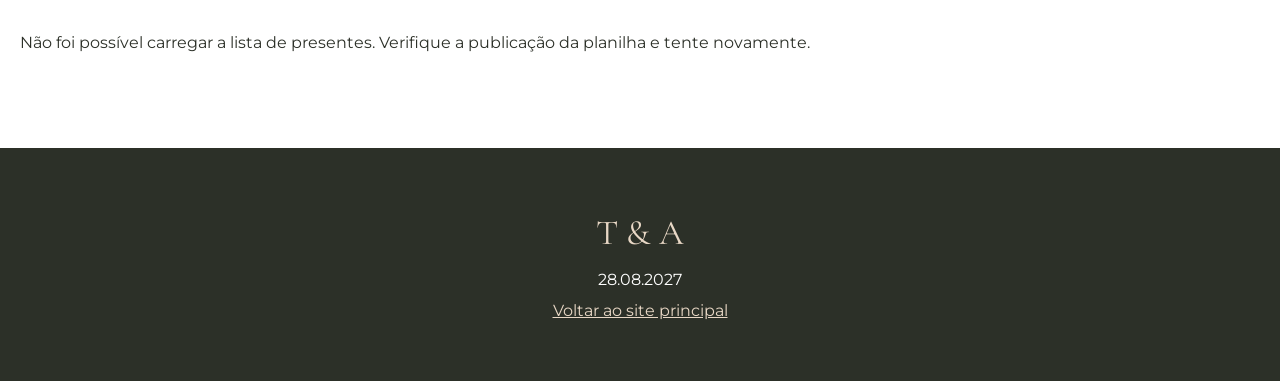
<file: presentes/index.html>
<!DOCTYPE html>
<html lang="pt-BR">
<head>
  <meta charset="UTF-8">
  <meta name="viewport" content="width=device-width, initial-scale=1.0">
  <title>Lista de presentes | Thaís & André</title>
  <meta name="description" content="Lista de presentes do casamento de Thaís e André.">
  <link rel="preconnect" href="https://fonts.googleapis.com">
  <link rel="preconnect" href="https://fonts.gstatic.com" crossorigin>
  <link href="https://fonts.googleapis.com/css2?family=Cormorant+Garamond:wght@500;600&family=Montserrat:wght@400;500;600;700&display=swap" rel="stylesheet">
  <link rel="stylesheet" href="css/style.css">
  <style>
    .music-control {
      position: fixed; right: 22px; bottom: 22px; z-index: 1000;
      display: inline-flex; min-height: 48px; padding: 0 18px;
      align-items: center; gap: 10px; color: #fff;
      background: rgba(45, 48, 40, .92); border: 1px solid rgba(255, 255, 255, .22);
      border-radius: 999px; box-shadow: 0 10px 30px rgba(45, 48, 40, .2);
      cursor: pointer; font: 600 .85rem Montserrat, sans-serif;
    }
    .music-control:hover, .music-control:focus-visible { background: #a65438; }
    .music-control.is-playing .music-icon { animation: music-pulse 1.4s ease-in-out infinite; }
    @keyframes music-pulse { 50% { transform: scale(1.25); } }
    @media (max-width: 560px) {
      .music-control { right: 14px; bottom: 14px; width: 48px; padding: 0; justify-content: center; }
      .music-label { position: absolute; width: 1px; height: 1px; overflow: hidden; clip: rect(0, 0, 0, 0); }
    }
    @media (prefers-reduced-motion: reduce) {
      .music-control.is-playing .music-icon { animation: none; }
    }
  </style>
  <script src="js/config.js"></script>
  <script src="js/script.js" defer></script>
</head>
<body>
  <header class="hero">
    <nav class="navbar container">
      <a class="brand" href="/">T & A</a>
      <a class="back-link" href="/">Voltar ao site principal</a>
    </nav>
    <div class="hero-content container">
      <p class="eyebrow">Thaís & André · 28.08.2027</p>
      <h1>Lista de presentes</h1>
      <p>Preparamos sugestões românticas, divertidas e simbólicas para quem desejar contribuir com a nossa nova etapa.</p>
      <a class="button button-light" href="#presentes">Ver presentes</a>
    </div>
  </header>

  <main>
    <section class="section pix-section" id="pix">
      <div class="container pix-layout">
        <div>
          <p class="section-kicker">Pagamento por Pix ou cartão</p>
          <h2>Como presentear</h2>
          <p>Escolha um presente e pague por Pix ou cartão de crédito. O pagamento no cartão poderá ser dividido nas opções disponibilizadas pelo Mercado Pago.</p>
          <ol class="steps">
            <li>Escolha o presente desejado.</li>
            <li>Clique em <strong>Presentear</strong>.</li>
            <li>Para Pix, copie a chave e informe o valor exibido.</li>
            <li>Para pagar parcelado, escolha <strong>Pagar com cartão de crédito</strong>.</li>
            <li>Você será redirecionado ao Mercado Pago para escolher as parcelas disponíveis e finalizar a compra com segurança.</li>
          </ol>
        </div>
        <aside class="pix-box">
          <span>Chave Pix</span>
          <strong>042.301.611-31</strong>
          <small>CPF</small>
          <button class="copy-button" type="button" data-copy="042.301.611-31">Copiar chave Pix</button>
          <p class="pix-note">Confira o nome do recebedor antes de concluir a transferência.</p>
        </aside>
      </div>
    </section>

    <section class="section gifts-section" id="presentes">
      <div class="container">
        <div class="section-heading">
          <p class="section-kicker">Sugestões</p>
          <h2>Escolha uma lembrança para a nossa história</h2>
          <p>Os presentes são carregados automaticamente da nossa planilha.</p>
        </div>
        <div class="gift-status" id="gift-status">Carregando presentes...</div>
        <div class="gift-grid" id="gift-grid"></div>
      </div>
    </section>
  </main>

  <footer class="footer">
    <p class="footer-monogram">T & A</p>
    <p>28.08.2027</p>
    <a href="/">Voltar ao site principal</a>
  </footer>

  <dialog class="gift-dialog" id="gift-dialog">
    <form method="dialog">
      <button class="dialog-close" type="submit" aria-label="Fechar">×</button>
    </form>
    <p class="section-kicker">Presente selecionado</p>
    <h2 id="dialog-title">Presente</h2>
    <div class="dialog-value">
      <span>Valor</span>
      <strong id="dialog-price">R$ 0,00</strong>
    </div>
    <div class="dialog-instructions">
      <p><strong>Chave Pix:</strong> 042.301.611-31</p>
    </div>
    <div class="dialog-actions">
      <button class="copy-button copy-secondary" type="button" data-copy="042.301.611-31">Copiar chave Pix</button>
      <button class="copy-button" id="copy-price" type="button">Copiar valor</button>
    </div>
    <div class="dialog-instructions">
      <p>Para Pix, informe o valor acima e coloque o nome do presente na descrição. Para parcelar no cartão, clique abaixo: você será redirecionado ao Mercado Pago para escolher as parcelas disponíveis e finalizar a compra.</p>
    </div>
    <a class="button card-payment-button" id="payment-link" href="#" target="_blank" rel="noopener noreferrer">Pagar com cartão de crédito</a>
  </dialog>

  <div class="toast" id="toast" role="status" aria-live="polite"></div>
  <audio id="background-music" src="../assets/musica-ta.mp3" loop preload="auto" autoplay></audio>
  <button class="music-control" type="button" aria-label="Reproduzir música" aria-pressed="false">
    <span class="music-icon" aria-hidden="true">♪</span>
    <span class="music-label">Ouvir música</span>
  </button>
</body>
</html>
</file>
<file: css/style.css>
:root {
  --olive: #6b705c;
  --olive-dark: #4d5142;
  --terracotta: #c56f52;
  --terracotta-dark: #9f5139;
  --cream: #f7f1e8;
  --sand: #e7d7c7;
  --white: #ffffff;
  --ink: #2d3028;
  --muted: #6b6d65;
  --line: rgba(45, 48, 40, 0.15);
  --shadow: 0 18px 45px rgba(45, 48, 40, 0.12);
  --radius: 24px;
  --container: 1120px;
}

* {
  box-sizing: border-box;
}

html {
  scroll-behavior: smooth;
}

body {
  margin: 0;
  color: var(--ink);
  background: var(--cream);
  font-family: sans-serif;
  line-height: 1.65;
}

img {
  display: block;
  max-width: 100%;
}

a {
  color: inherit;
}

button,
a {
  -webkit-tap-highlight-color: transparent;
}

h1,
h2,
h3,
p {
  margin-top: 0;
}

h1,
h2,
.venue-name,
.footer-monogram,
.brand {
  font-family: "Bickham Script Pro";
}

h1 {
  max-width: 900px;
  margin-bottom: 14px;
  font-size: clamp(3.4rem, 10vw, 8.8rem);
  font-weight: 400;
  line-height: 0.95;
  letter-spacing: -0.03em;
  font-family: "Edu VIC WA NT Hand", serif;
  color: var(--terracotta);
}

h1 span {
  color: var(--terracotta);
  font-family:  o;
  font-style: italic;
  font-size: clamp(3.4rem, 10vw, 3.8rem);
}

h2 {
  margin-bottom: 24px;
  font-size: clamp(2.15rem, 5vw, 3.8rem);
  font-weight: 400;
  font-family: sans-serif;
  line-height: 1.1;
  letter-spacing: -0.05em;
  color: var(--olive-dark)
}

h3 {
  margin-bottom: 12px;
  font-size: 1.2rem;
  line-height: 1.3;
  color: var(--terracotta)
}

p {
  margin-bottom: 18px;
  font-size: 1.5rem;
}

.container {
  width: min(calc(100% - 40px), var(--container));
  margin-inline: auto;
}

.narrow {
  max-width: 780px;
}

.centered {
  text-align: center;
}

.section {
  padding: 96px 0;
}

.section-soft {
  background: var(--cream);
}

.section-kicker,
.eyebrow {
  margin-bottom: 12px;
  color: var(--olive-dark);
  font-size: 1.30rem;
  font-weight: 700;
  letter-spacing: 0.18em;
  text-transform: uppercase;
}

.small-text {
  color: var(--muted);
  font-size: 0.92rem;
}

.skip-link {
  position: fixed;
  z-index: 1000;
  top: 12px;
  left: 12px;
  padding: 10px 14px;
  color: var(--white);
  background: var(--ink);
  border-radius: 8px;
  transform: translateY(-160%);
}

.skip-link:focus {
  transform: translateY(0);
}

.hero {
  position: relative;
  min-height: 92vh;
  overflow: hidden;
  color: var(--terracotta);
  background:
    linear-gradient(135deg, rgba(77, 81, 66, 0.70), rgba(45, 48, 40, 0.50)),
    url("../assets/images/capa.jpg") center/cover no-repeat;
}

.hero::after {
  position: absolute;
  right: -10%;
  bottom: -120px;
  width: 420px;
  height: 420px;
  background: var(--ink);
  border-radius: 50%;
  content: "";
  filter: blur(2px);
  opacity: 0.13;
}

.navbar {
  position: relative;
  z-index: 10;
  display: flex;
  min-height: 92px;
  align-items: center;
  justify-content: space-between;
  gap: 28px;
}

.brand {
  color: var(--white);
  font-size: 1.6rem;
  text-decoration: none;
}

.nav-links {
  display: flex;
  margin: 0;
  padding: 0;
  align-items: center;
  gap: 26px;
  list-style: none;
}

.nav-links a {
  color: var(--white);
  font-size: 0.9rem;
  text-decoration: none;
}

.nav-links a:hover,
.nav-links a:focus-visible {
  color: var(--sand);
}

.menu-button {
  display: none;
  width: 46px;
  height: 46px;
  padding: 10px;
  background: transparent;
  border: 1px solid rgba(255, 255, 255, 0.45);
  border-radius: 50%;
}

.menu-button span {
  display: block;
  width: 100%;
  height: 2px;
  margin: 5px 0;
  background: var(--white);
}

.hero-content {
  position: relative;
  z-index: 2;
  display: flex;
  min-height: calc(92vh - 92px);
  padding-top: 70px;
  padding-bottom: 100px;
  align-items: flex-start;
  flex-direction: column;
  justify-content: center;
}

.hero-text {
  max-width: 650px;
  margin-bottom: 14px;
  color: var(--white);
  font-family: Verdana, Tahoma, sans-serif;
  font-size: clamp(1.05rem, 2vw, 1.6rem);
  justify-content: center;
}

.button {
  display: inline-flex;
  min-height: 52px;
  padding: 0 26px;
  align-items: center;
  justify-content: center;
  border: 1px solid transparent;
  border-radius: 999px;
  font-size: 1.10rem;
  font-weight: 700;
  text-decoration: none;
  transition:
    transform 180ms ease,
    background-color 180ms ease,
    border-color 180ms ease;
}

.button:hover {
  transform: translateY(-2px);
}

.button-primary {
  color: var(--terracotta);
  background: var(--white);
}

.button-primary:hover,
.button-primary:focus-visible {
  color: var(--white);
  background: var(--terracotta-dark);
}

.button-secondary {
  color: var(--olive-dark);
  background: transparent;
  border-color: var(--olive);
}

.button-secondary:hover,
.button-secondary:focus-visible {
  color: var(--white);
  background: var(--olive);
}

.countdown-section {
  background: var(--white);
}

.countdown {
  display: grid;
  max-width: 780px;
  margin: 46px auto 0;
  gap: 16px;
  grid-template-columns: repeat(4, 1fr);
}

.countdown-card {
  padding: 26px 12px;
  background: var(--cream);
  border-radius: 20px;
}

.countdown-card strong {
  display: block;
  color: var(--terracotta);
  font-family: Georgia, "Times New Roman", serif;
  font-size: clamp(2rem, 5vw, 3.7rem);
  font-weight: 400;
  line-height: 1;
}

.countdown-card span {
  color: var(--muted);
  font-size: 0.75rem;
  letter-spacing: 0.12em;
  text-transform: uppercase;
}

.split-layout {
  display: grid;
  align-items: center;
  gap: 72px;
  grid-template-columns: minmax(0, 1fr) minmax(0, 1fr);
}

.reverse > :first-child {
  order: 2;
}

.image-card,
.map-placeholder {
  position: relative;
  min-height: 540px;
  overflow: hidden;
  background:
    linear-gradient(145deg, rgba(107, 112, 92, 0.85), rgba(197, 111, 82, 0.78));
  border-radius: var(--radius);
  box-shadow: var(--shadow);
}

.image-card img,
.map-placeholder img {
  width: 100%;
  height: 100%;
  object-fit: cover;
}

.image-card {
  aspect-ratio: 4 / 5;
}

.map-placeholder {
  display: grid;
  min-height: 470px;
  place-items: center;
}

.map-placeholder img {
  position: absolute;
  inset: 0;
}

.placeholder-text,
.map-placeholder span {
  position: absolute;
  z-index: 1;
  padding: 24px;
  color: rgba(255, 255, 255, 0.9);
  text-align: center;
}

.image-card:not(.image-placeholder) .placeholder-text {
  display: none;
}

.story-heading { max-width: 760px; margin: 0 auto 48px; }
.story-heading > p:last-child { color: var(--muted); }
.story-carousel { position: relative; max-width: 1020px; margin-inline: auto; }
.story-viewport { overflow: hidden; background: var(--white); border-radius: var(--radius); box-shadow: var(--shadow); }
.story-track { display: flex; transition: transform 700ms cubic-bezier(.22, .61, .36, 1); }
.story-slide { display: grid; min-width: 100%; align-items: stretch; grid-template-columns: minmax(0, 1.05fr) minmax(0, .95fr); }
.story-photo { min-height: 560px; overflow: hidden; background: linear-gradient(145deg, var(--olive), var(--terracotta)); }
.story-photo img { width: 100%; height: 100%; object-fit: cover; }
.story-copy { display: flex; padding: clamp(36px, 6vw, 72px); justify-content: center; flex-direction: column; }
.story-number { margin-bottom: 34px; color: var(--terracotta); font-family: Georgia, "Times New Roman", serif; font-size: 3rem; line-height: 1; }
.story-date { margin-bottom: 8px; color: var(--olive-dark); font-size: .78rem; font-weight: 700; letter-spacing: .16em; text-transform: uppercase; }
.story-copy h3 { margin-bottom: 20px; font-size: clamp(1.7rem, 3vw, 2.5rem); }
.story-copy > p:last-child { margin-bottom: 0; color: var(--muted); font-size: 1.12rem; }
.story-controls { display: grid; margin-top: 28px; align-items: center; gap: 20px; grid-template-columns: auto 1fr auto; }
.story-arrow { display: grid; width: 48px; height: 48px; padding: 0 0 4px; color: var(--olive-dark); background: transparent; border: 1px solid var(--olive); border-radius: 50%; cursor: pointer; font-size: 2rem; line-height: 1; place-items: center; }
.story-arrow:hover, .story-arrow:focus-visible { color: var(--white); background: var(--olive); }
.story-timeline { position: relative; display: flex; justify-content: space-between; }
.story-timeline::before { position: absolute; top: 50%; right: 10px; left: 10px; height: 1px; background: var(--line); content: ""; }
.story-dot { position: relative; display: grid; width: 30px; height: 30px; padding: 0; background: var(--cream); border: 0; border-radius: 50%; cursor: pointer; place-items: center; }
.story-dot span { width: 9px; height: 9px; background: var(--sand); border: 2px solid var(--cream); border-radius: 50%; box-shadow: 0 0 0 1px var(--olive); transition: transform 180ms ease, background-color 180ms ease; }
.story-dot.is-active span, .story-dot:hover span, .story-dot:focus-visible span { background: var(--terracotta); transform: scale(1.45); }
.story-status { margin: 8px 0 0; color: var(--muted); font-size: .76rem; letter-spacing: .12em; text-align: center; }
.story-progress { height: 3px; margin: 14px 58px 0; overflow: hidden; background: var(--line); border-radius: 999px; }
.story-progress span { display: block; width: 0; height: 100%; background: var(--terracotta); border-radius: inherit; }
.story-progress.is-running span { animation: story-progress 7s linear forwards; }
@keyframes story-progress { from { width: 0; } to { width: 100%; } }
.music-control { position: fixed; z-index: 50; right: 22px; bottom: 22px; display: inline-flex; min-height: 48px; padding: 0 18px; align-items: center; gap: 10px; color: var(--white); background: rgba(45, 48, 40, .92); border: 1px solid rgba(255, 255, 255, .22); border-radius: 999px; box-shadow: 0 10px 30px rgba(45, 48, 40, .2); cursor: pointer; font-weight: 700; }
.music-control:hover, .music-control:focus-visible { background: var(--terracotta-dark); }
.music-control.is-playing .music-icon { animation: music-pulse 1.4s ease-in-out infinite; }
@keyframes music-pulse { 50% { transform: scale(1.25); } }

.cards-grid {
  display: grid;
  margin-top: 48px;
  gap: 22px;
  grid-template-columns: repeat(3, minmax(0, 1fr));
}

.info-card,
.simple-card {
  padding: 34px;
  border: 1px solid var(--line);
  border-radius: var(--radius);
}

.info-card {
  background: var(--white);
  box-shadow: 0 12px 35px rgba(45, 48, 40, 0.07);
}

.card-number {
  display: inline-block;
  margin-bottom: 52px;
  color: var(--terracotta);
  font-family: Georgia, "Times New Roman", serif;
  font-size: 2rem;
}

.card-time {
  color: var(--olive-dark);
  font-weight: 700;
}

.simple-card {
  background: rgba(255, 255, 255, 0.62);
}

.venue-name {
  margin-bottom: 18px;
  color: var(--terracotta);
  font-size: 1.8rem;
  font-weight: 400;
}

.rsvp-section {
  color: var(--olive);
  background:
    linear-gradient(rgba(77, 81, 66, 0.50), rgba(77, 81, 66, 0.35)),
    url("../assets/images/fundo-rsvp.jpg") center/cover no-repeat;
}

.rsvp-section .section-kicker {
  color: var(--olive-dark);
}

.form-wrapper {
  margin-top: 40px;
  overflow: hidden;
  background: var(--white);
  border-radius: var(--radius);
}

.faq-list {
  display: grid;
  margin-top: 42px;
  gap: 14px;
}

details {
  padding: 20px 22px;
  background: var(--white);
  border: 1px solid var(--line);
  border-radius: 16px;
}

summary {
  cursor: pointer;
  font-weight: 700;
}

details p {
  margin: 14px 0 0;
  color: var(--muted);
}

.footer {
  padding: 62px 0;
  color: var(--white);
  background: var(--ink);
}

.footer-monogram {
  margin-bottom: 8px;
  color: var(--sand);
  font-size: 2.2rem;
}

.footer p {
  margin-bottom: 6px;
}

@media (max-width: 860px) {
  .section {
    padding: 76px 0;
  }

  .menu-button {
    position: relative;
    z-index: 20;
    display: block;
  }

  .nav-links {
    position: absolute;
    z-index: 15;
    top: 76px;
    right: 0;
    display: none;
    width: min(320px, calc(100vw - 40px));
    padding: 22px;
    align-items: stretch;
    flex-direction: column;
    gap: 8px;
    background: rgba(45, 48, 40, 0.98);
    border: 1px solid rgba(255, 255, 255, 0.12);
    border-radius: 18px;
    box-shadow: var(--shadow);
  }

  .nav-links.open {
    display: flex;
  }

  .nav-links a {
    display: block;
    padding: 10px 4px;
  }

  .split-layout,
  .cards-grid,
  .story-slide {
    grid-template-columns: 1fr;
  }

  .story-photo { min-height: 460px; aspect-ratio: 4 / 3; }

  .split-layout {
    gap: 42px;
  }

  .reverse > :first-child {
    order: initial;
  }

  .image-card,
  .map-placeholder {
    min-height: 420px;
  }

  .cards-grid {
    margin-top: 36px;
  }

  .card-number {
    margin-bottom: 24px;
  }
}

@media (max-width: 620px) {
  .container {
    width: min(calc(100% - 28px), var(--container));
  }

  .hero {
    min-height: 88vh;
  }

  .hero-content {
    min-height: calc(88vh - 92px);
    padding-bottom: 70px;
  }

  .countdown {
    gap: 8px;
  }

  .countdown-card {
    padding: 20px 5px;
    border-radius: 14px;
  }

  .countdown-card span {
    font-size: 0.62rem;
    letter-spacing: 0.05em;
  }

  .info-card,
  .simple-card {
    padding: 26px;
  }

  .story-heading { margin-bottom: 34px; }
  .story-photo { min-height: 340px; aspect-ratio: 4 / 5; }
  .story-copy { padding: 32px 26px 38px; }
  .story-number { margin-bottom: 22px; font-size: 2.3rem; }
  .story-controls { gap: 8px; }
  .story-arrow { width: 42px; height: 42px; }
  .story-dot { width: 24px; }
  .story-progress { margin-inline: 50px; }
  .music-control { right: 14px; bottom: 14px; width: 48px; padding: 0; justify-content: center; }
  .music-label { position: absolute; width: 1px; height: 1px; overflow: hidden; clip: rect(0, 0, 0, 0); }
}

@media (prefers-reduced-motion: reduce) {
  html {
    scroll-behavior: auto;
  }

  *,
  *::before,
  *::after {
    scroll-behavior: auto !important;
    transition: none !important;
  }

  .music-control.is-playing .music-icon { animation: none; }
}

/* =========================================================
   AJUSTES DE IDENTIDADE E EXPERIÊNCIA — versão atualizada
   ========================================================= */

/* Programação + local em verde oliva */
.olive-section {
  color: var(--white);
  background: var(--olive);
}

.olive-section .section-kicker,
.olive-section h2 {
  color: var(--white);
}

.olive-section .venue-name {
  color: var(--sand);
}

.olive-section > .container > p,
.olive-section .split-layout > div > p {
  color: rgba(255, 255, 255, 0.9);
}

.olive-section .button-secondary {
  color: var(--white);
  border-color: rgba(255, 255, 255, 0.78);
}

.olive-section .button-secondary:hover,
.olive-section .button-secondary:focus-visible {
  color: var(--white);
  background: var(--terracotta);
  border-color: var(--terracotta);
}

.programming-section .info-card {
  color: var(--ink);
  background: rgba(255, 255, 255, 0.96);
  border-color: rgba(255, 255, 255, 0.45);
  box-shadow: 0 16px 40px rgba(38, 42, 32, 0.18);
}

/* Carrossel: quadro menor + setas ao lado */
.story-carousel {
  max-width: 940px;
}

.story-frame {
  position: relative;
  width: min(100% - 112px, 840px);
  margin-inline: auto;
}

.story-viewport {
  width: 100%;
}

.story-photo {
  min-height: 470px;
}

.story-copy {
  padding: clamp(32px, 4.5vw, 54px);
}

.story-arrow {
  position: absolute;
  z-index: 6;
  top: 50%;
  width: 56px;
  height: 56px;
  background: rgba(247, 241, 232, 0.98);
  border: 1px solid rgba(107, 112, 92, 0.55);
  box-shadow: 0 12px 30px rgba(45, 48, 40, 0.14);
  transform: translateY(-50%);
}

.story-prev {
  left: -76px;
}

.story-next {
  right: -76px;
}

.story-controls {
  display: block;
  width: min(72%, 610px);
  margin: 24px auto 0;
}

.story-timeline {
  width: 100%;
}

.story-progress {
  width: min(72%, 610px);
  margin: 12px auto 0;
}

.story-progress.is-running span {
  animation-duration: 30s;
}

/* RSVP: capa original + formulário nativo moderno */
.rsvp-section {
  padding: 0;
  color: var(--ink);
  background: var(--cream);
}

.rsvp-cover {
  position: relative;
  display: flex;
  min-height: 660px;
  padding: 96px 0;
  align-items: center;
  overflow: hidden;
  background: url("../assets/images/fundo-rsvp.jpg") center/cover no-repeat;
}

.rsvp-cover-overlay {
  position: absolute;
  inset: 0;
  background: linear-gradient(rgba(35, 38, 31, 0.58), rgba(35, 38, 31, 0.48));
}

.rsvp-cover-content {
  position: relative;
  z-index: 1;
  color: var(--white);
  text-shadow: 0 3px 18px rgba(20, 22, 18, 0.68);
}

.rsvp-cover-content h2 {
  margin-bottom: 20px;
  color: var(--white);
  text-shadow: 0 3px 20px rgba(20, 22, 18, 0.78);
}

.rsvp-cover-content > p {
  max-width: 720px;
  margin-inline: auto;
  color: var(--white);
  font-size: clamp(1.1rem, 2vw, 1.5rem);
  font-weight: 500;
  text-shadow: 0 2px 16px rgba(20, 22, 18, 0.78);
}

.rsvp-cover-content > p strong {
  color: var(--white);
  font-weight: 800;
}

.rsvp-scroll-button {
  margin-top: 10px;
  padding-inline: 34px;
  color: var(--terracotta-dark);
  background: rgba(255, 255, 255, 0.96);
  box-shadow: 0 12px 34px rgba(45, 48, 40, 0.18);
}

.rsvp-scroll-button:hover,
.rsvp-scroll-button:focus-visible {
  color: var(--white);
  background: var(--terracotta-dark);
}

.rsvp-form-area {
  padding: 64px 0 96px;
  background: var(--cream);
  scroll-margin-top: 24px;
}

.rsvp-form-container {
  width: min(calc(100% - 40px), 900px);
}

.rsvp-native-form {
  padding: clamp(26px, 5vw, 52px);
  background: var(--white);
  border: 1px solid rgba(45, 48, 40, 0.08);
  border-radius: 28px;
  box-shadow: 0 22px 55px rgba(45, 48, 40, 0.12);
}

.rsvp-form-grid {
  display: grid;
  gap: 26px 22px;
  grid-template-columns: repeat(2, minmax(0, 1fr));
}

.rsvp-field {
  min-width: 0;
}

.rsvp-field-full {
  grid-column: 1 / -1;
}

.rsvp-field label,
.rsvp-field legend {
  display: block;
  margin-bottom: 9px;
  color: var(--olive-dark);
  font-size: 1rem;
  font-weight: 700;
  line-height: 1.35;
}

.rsvp-field label span,
.rsvp-field legend span {
  color: var(--terracotta-dark);
}

.rsvp-field-help {
  margin: -3px 0 10px;
  color: var(--muted);
  font-size: 0.86rem;
}

.rsvp-field input[type="text"],
.rsvp-field input[type="tel"],
.rsvp-field textarea {
  width: 100%;
  min-height: 54px;
  padding: 14px 16px;
  color: var(--ink);
  background: #fbfaf7;
  border: 1px solid rgba(77, 81, 66, 0.22);
  border-radius: 14px;
  outline: none;
  font: inherit;
  font-size: 1rem;
  line-height: 1.45;
  transition: border-color 160ms ease, box-shadow 160ms ease, background-color 160ms ease;
}

.rsvp-field textarea {
  min-height: 108px;
  resize: vertical;
}

.rsvp-field input:focus,
.rsvp-field textarea:focus {
  background: var(--white);
  border-color: var(--olive);
  box-shadow: 0 0 0 4px rgba(107, 112, 92, 0.13);
}

.rsvp-field input::placeholder,
.rsvp-field textarea::placeholder {
  color: #989b91;
}

.rsvp-choice-group {
  margin: 0;
  padding: 0;
  border: 0;
}

.rsvp-choice-grid {
  display: grid;
  gap: 14px;
  grid-template-columns: repeat(2, minmax(0, 1fr));
}

.rsvp-choice-grid-compact {
  max-width: 440px;
}

.rsvp-choice-card {
  position: relative;
  display: flex !important;
  min-height: 92px;
  margin: 0 !important;
  padding: 18px;
  align-items: flex-start;
  gap: 13px;
  color: var(--ink) !important;
  background: #fbfaf7;
  border: 1px solid rgba(77, 81, 66, 0.18);
  border-radius: 16px;
  cursor: pointer;
  transition: transform 160ms ease, border-color 160ms ease, background-color 160ms ease, box-shadow 160ms ease;
}

.rsvp-choice-card:hover {
  transform: translateY(-1px);
  border-color: rgba(107, 112, 92, 0.48);
}

.rsvp-choice-card:has(input:checked) {
  background: rgba(107, 112, 92, 0.08);
  border-color: var(--olive);
  box-shadow: 0 0 0 3px rgba(107, 112, 92, 0.10);
}

.rsvp-choice-card input {
  position: absolute;
  width: 1px;
  height: 1px;
  overflow: hidden;
  opacity: 0;
}

.rsvp-choice-mark {
  position: relative;
  display: inline-block;
  width: 22px;
  height: 22px;
  flex: 0 0 22px;
  margin-top: 1px;
  background: var(--white);
  border: 2px solid rgba(107, 112, 92, 0.55);
  border-radius: 50%;
}

.rsvp-choice-card input:checked + .rsvp-choice-mark {
  border-color: var(--olive);
}

.rsvp-choice-card input:checked + .rsvp-choice-mark::after {
  position: absolute;
  inset: 4px;
  background: var(--olive);
  border-radius: 50%;
  content: "";
}

.rsvp-choice-card input:focus-visible + .rsvp-choice-mark {
  box-shadow: 0 0 0 4px rgba(107, 112, 92, 0.18);
}

.rsvp-choice-card strong {
  display: block;
  color: var(--olive-dark);
  font-size: 0.98rem;
  line-height: 1.35;
}

.rsvp-choice-card small {
  display: block;
  margin-top: 5px;
  color: var(--muted);
  font-size: 0.82rem;
  font-weight: 400;
  line-height: 1.35;
}

.rsvp-child-details[hidden],
[data-attendance-only][hidden] {
  display: none !important;
}

.rsvp-form-footer {
  display: flex;
  margin-top: 34px;
  align-items: center;
  justify-content: space-between;
  gap: 20px;
}

.rsvp-privacy-note {
  max-width: 470px;
  margin: 0;
  color: var(--muted);
  font-size: 0.82rem;
}

.rsvp-submit-button {
  min-width: 210px;
  color: var(--white);
  background: var(--olive-dark);
  border-color: var(--olive-dark);
  cursor: pointer;
  box-shadow: 0 12px 28px rgba(45, 48, 40, 0.18);
}

.rsvp-submit-button:hover,
.rsvp-submit-button:focus-visible {
  background: var(--olive);
  border-color: var(--olive);
}

.rsvp-submit-button:disabled {
  cursor: wait;
  opacity: 0.72;
  transform: none;
}

.rsvp-form-status {
  margin-top: 24px;
  padding: 16px 18px;
  border-radius: 14px;
  font-size: 0.95rem;
  text-align: center;
}

.rsvp-form-status.is-success {
  color: #36513a;
  background: #eef6ee;
  border: 1px solid #bfd4c1;
}

.rsvp-form-status.is-error {
  color: #7a3f31;
  background: #fff1ec;
  border: 1px solid #e8c0b3;
}

.rsvp-honeypot {
  position: absolute !important;
  left: -9999px !important;
  width: 1px !important;
  height: 1px !important;
  opacity: 0 !important;
  pointer-events: none !important;
}

.rsvp-noscript {
  margin: 22px 0 0;
  color: var(--muted);
  font-size: 0.9rem;
  text-align: center;
}

/* Lista de presentes em terracota */
.gifts-section {
  color: var(--white);
  background: var(--terracotta);
}

.gifts-section .section-kicker,
.gifts-section h2 {
  color: var(--white);
}

.gifts-section p {
  color: rgba(255, 255, 255, 0.93);
}

.gifts-button,
.gifts-section .gifts-button {
  margin-top: 12px;
  color: var(--white);
  background: var(--olive-dark);
  border-color: var(--olive-dark);
  box-shadow: 0 12px 28px rgba(45, 48, 40, 0.2);
}

.gifts-button:hover,
.gifts-button:focus-visible,
.gifts-section .gifts-button:hover,
.gifts-section .gifts-button:focus-visible {
  color: var(--white);
  background: var(--olive);
  border-color: var(--olive);
}

@media (max-width: 860px) {
  .story-frame {
    width: min(100% - 84px, 700px);
  }

  .story-prev {
    left: -58px;
  }

  .story-next {
    right: -58px;
  }

  .story-photo {
    min-height: 410px;
    aspect-ratio: 4 / 5;
  }

  .rsvp-cover {
    min-height: 580px;
    padding: 82px 0;
  }

  .rsvp-form-grid,
  .rsvp-choice-grid {
    grid-template-columns: 1fr;
  }

  .rsvp-choice-grid-compact {
    grid-template-columns: repeat(2, minmax(0, 1fr));
  }
}

@media (max-width: 620px) {
  .story-frame {
    width: 100%;
  }

  .story-arrow {
    top: 34%;
    width: 46px;
    height: 46px;
    color: var(--olive-dark);
    background: rgba(247, 241, 232, 0.92);
    backdrop-filter: blur(6px);
  }

  .story-prev {
    left: 10px;
  }

  .story-next {
    right: 10px;
  }

  .story-controls,
  .story-progress {
    width: calc(100% - 28px);
  }

  .story-photo {
    min-height: 320px;
    aspect-ratio: 4 / 5;
  }

  .rsvp-cover {
    min-height: 640px;
    padding: 70px 0;
    background-position: center center;
  }

  .rsvp-cover-content {
    width: min(calc(100% - 28px), 680px);
  }

  .rsvp-cover-content h2 {
    font-size: clamp(2.15rem, 10vw, 3rem);
  }

  .rsvp-cover-content > p {
    font-size: 1.08rem;
  }

  .rsvp-form-area {
    padding: 58px 0 72px;
  }

  .rsvp-form-container {
    width: min(calc(100% - 24px), 900px);
  }

  .rsvp-native-form {
    padding: 24px 18px;
    border-radius: 20px;
  }

  .rsvp-choice-grid-compact {
    grid-template-columns: 1fr 1fr;
  }

  .rsvp-choice-card {
    min-height: 82px;
    padding: 15px;
  }

  .rsvp-form-footer {
    align-items: stretch;
    flex-direction: column;
  }

  .rsvp-submit-button {
    width: 100%;
  }

  .gifts-section .narrow {
    max-width: 92%;
  }
}

/* Confirmação do RSVP via Google Apps Script */
.rsvp-hidden-frame {
  display: none !important;
}

.rsvp-success-panel {
  padding: clamp(34px, 6vw, 58px);
  background: var(--white);
  border: 1px solid rgba(45, 48, 40, 0.08);
  border-radius: 28px;
  box-shadow: 0 22px 55px rgba(45, 48, 40, 0.12);
  text-align: center;
}

.rsvp-success-panel[hidden] {
  display: none !important;
}

.rsvp-success-icon {
  display: grid;
  width: 62px;
  height: 62px;
  margin: 0 auto 20px;
  color: var(--white);
  background: var(--olive);
  border-radius: 50%;
  font-size: 1.8rem;
  font-weight: 800;
  place-items: center;
}

.rsvp-success-panel h3 {
  margin-bottom: 12px;
  color: var(--olive-dark);
  font-size: clamp(1.8rem, 4vw, 2.5rem);
}

.rsvp-success-panel p {
  max-width: 620px;
  margin: 0 auto 24px;
  color: var(--muted);
  font-size: 1.05rem;
}

.rsvp-new-response {
  color: var(--olive-dark);
  border-color: var(--olive);
}

/* =========================================================
   MOBILE — preservação integral das imagens e layout próximo
   ao desktop. Mantém as fotos sem cortes em telas estreitas.
   ========================================================= */
@media (max-width: 700px) {
  html,
  body {
    max-width: 100%;
    overflow-x: hidden;
  }

  body {
    font-size: 16px;
  }

  .section {
    padding: 64px 0;
  }

  .container {
    width: min(calc(100% - 28px), var(--container));
  }

  h2 {
    font-size: clamp(2rem, 8vw, 2.8rem);
  }

  p {
    font-size: 1.05rem;
  }

  /* Capa principal: a foto inteira aparece no topo, sem cover/crop. */
  .hero {
    min-height: 0;
    background-image:
      linear-gradient(rgba(42, 45, 37, 0.34), rgba(42, 45, 37, 0.18)),
      url("../assets/images/capa.jpg");
    background-size: 100% 56.25vw, 100% auto;
    background-position: top center, top center;
    background-repeat: no-repeat, no-repeat;
    background-color: var(--olive-dark);
  }

  .hero::after {
    display: none;
  }

  .navbar {
    min-height: 76px;
  }

  .hero-content {
    min-height: 0;
    padding-top: calc(56.25vw + 34px);
    padding-bottom: 64px;
    justify-content: flex-start;
  }

  .hero-content h1 {
    font-size: clamp(3.1rem, 14vw, 4.8rem);
  }

  .hero-text {
    max-width: 100%;
    font-size: 1rem;
  }

  /* História: imagens verticais aparecem inteiras. */
  .story-frame {
    width: 100%;
  }

  .story-slide {
    grid-template-columns: 1fr;
  }

  .story-photo {
    min-height: 0 !important;
    aspect-ratio: auto !important;
    background: var(--cream);
  }

  .story-photo img {
    width: 100%;
    height: auto !important;
    max-height: none;
    object-fit: contain !important;
    object-position: center;
  }

  .story-copy {
    padding: 28px 24px 34px;
  }

  .story-number {
    margin-bottom: 18px;
    font-size: 2rem;
  }

  .story-copy > p:last-child {
    font-size: 1rem;
  }

  .story-arrow {
    top: 36%;
    width: 46px;
    height: 46px;
    color: var(--olive-dark);
    background: rgba(247, 241, 232, 0.96);
    box-shadow: 0 8px 24px rgba(45, 48, 40, 0.18);
  }

  .story-prev {
    left: 8px;
  }

  .story-next {
    right: 8px;
  }

  .story-controls,
  .story-progress {
    width: calc(100% - 28px);
  }

  /* Local: não recorta a fotografia. */
  .split-layout {
    grid-template-columns: 1fr;
    gap: 32px;
  }

  .reverse > :first-child {
    order: initial;
  }

  .map-placeholder {
    display: block;
    min-height: 0 !important;
    aspect-ratio: auto;
    background: rgba(255, 255, 255, 0.12);
  }

  .map-placeholder img {
    position: static !important;
    width: 100%;
    height: auto !important;
    object-fit: contain !important;
  }

  /* RSVP: mantém a capa fotográfica inteira no topo. */
  .rsvp-cover {
    min-height: 0;
    padding: calc(56.25vw + 34px) 0 54px;
    align-items: flex-start;
    background-image: url("../assets/images/fundo-rsvp.jpg");
    background-size: 100% auto;
    background-position: top center;
    background-repeat: no-repeat;
    background-color: var(--olive-dark);
  }

  .rsvp-cover-overlay {
    background: linear-gradient(
      to bottom,
      rgba(35, 38, 31, 0.12) 0,
      rgba(35, 38, 31, 0.18) 56.25vw,
      rgba(35, 38, 31, 0.76) 56.25vw,
      rgba(35, 38, 31, 0.82) 100%
    );
  }

  .rsvp-cover-content {
    width: min(calc(100% - 28px), 680px);
  }

  .rsvp-cover-content h2 {
    font-size: clamp(2rem, 9vw, 2.8rem);
  }

  .rsvp-cover-content > p {
    font-size: 1rem;
  }

  .rsvp-scroll-button {
    width: min(100%, 340px);
  }

  .rsvp-form-area {
    padding: 48px 0 64px;
  }

  .rsvp-form-container {
    width: min(calc(100% - 22px), 900px);
  }

  .rsvp-native-form {
    padding: 22px 16px;
    border-radius: 20px;
  }

  .rsvp-form-grid,
  .rsvp-choice-grid {
    grid-template-columns: 1fr;
  }

  .rsvp-choice-grid-compact {
    grid-template-columns: repeat(2, minmax(0, 1fr));
  }

  .rsvp-field input[type="text"],
  .rsvp-field input[type="tel"],
  .rsvp-field textarea {
    font-size: 16px;
  }

  .rsvp-form-footer {
    align-items: stretch;
    flex-direction: column;
  }

  .rsvp-submit-button {
    width: 100%;
  }

  /* Programação e informações: largura confortável e próxima ao desktop. */
  .cards-grid {
    grid-template-columns: 1fr;
    gap: 16px;
  }

  .info-card,
  .simple-card {
    padding: 24px;
  }

  .music-control {
    right: 14px;
    bottom: 14px;
    width: 48px;
    padding: 0;
    justify-content: center;
  }

  .music-label {
    position: absolute;
    width: 1px;
    height: 1px;
    overflow: hidden;
    clip: rect(0, 0, 0, 0);
  }
}

@media (max-width: 420px) {
  .hero-content {
    padding-top: calc(56.25vw + 28px);
  }

  .countdown {
    grid-template-columns: repeat(2, 1fr);
    gap: 10px;
  }

  .countdown-card {
    padding: 18px 8px;
  }

  .story-arrow {
    top: 32%;
    width: 42px;
    height: 42px;
  }

  .rsvp-cover {
    padding-top: calc(56.25vw + 30px);
  }
}
</file>
<file: fotos/styles.css>
:root {
  --olive: #5e6b3c;
  --olive-dark: #3f4929;
  --olive-soft: #eef0e6;
  --terracotta: #b96343;
  --terracotta-dark: #8f432d;
  --cream: #f7f2e8;
  --paper: #fffdf8;
  --ink: #2e2a25;
  --muted: #746f67;
  --line: #e7dfd2;
  --success: #4e6d48;
  --danger: #a84537;
  --shadow: 0 22px 60px rgba(61, 49, 35, .10);
  --radius-xl: 30px;
  --radius-lg: 22px;
  --radius-md: 16px;
}

* { box-sizing: border-box; }
html { scroll-behavior: smooth; }
body {
  margin: 0;
  min-height: 100vh;
  background:
    radial-gradient(circle at 12% 10%, rgba(185, 99, 67, .10), transparent 26rem),
    radial-gradient(circle at 90% 18%, rgba(94, 107, 60, .12), transparent 28rem),
    var(--cream);
  color: var(--ink);
  font-family: Inter, system-ui, -apple-system, BlinkMacSystemFont, "Segoe UI", sans-serif;
  -webkit-font-smoothing: antialiased;
}

button, input { font: inherit; }
button { -webkit-tap-highlight-color: transparent; }
button:focus-visible, input:focus-visible {
  outline: 3px solid rgba(185, 99, 67, .28);
  outline-offset: 3px;
}

.page-shell {
  width: min(100% - 28px, 760px);
  margin: 0 auto;
  padding: 24px 0 calc(48px + env(safe-area-inset-bottom));
}

.hero-card,
.content-card,
.success-card {
  background: rgba(255, 253, 248, .96);
  border: 1px solid rgba(94, 107, 60, .12);
  border-radius: var(--radius-xl);
  box-shadow: var(--shadow);
}

.hero-card {
  position: relative;
  overflow: hidden;
  padding: 52px 28px 46px;
  text-align: center;
  background:
    linear-gradient(145deg, rgba(94, 107, 60, .97), rgba(63, 73, 41, .98));
  color: white;
}

.hero-card::before,
.hero-card::after {
  content: "";
  position: absolute;
  width: 220px;
  height: 220px;
  border-radius: 50%;
  border: 1px solid rgba(255,255,255,.12);
}
.hero-card::before { left: -125px; top: -90px; }
.hero-card::after { right: -125px; bottom: -105px; }

.monogram {
  width: 78px;
  height: 78px;
  margin: 0 auto 18px;
  display: grid;
  place-items: center;
  border: 1px solid rgba(255,255,255,.58);
  border-radius: 50%;
  font: 600 28px/1 "Cormorant Garamond", Georgia, serif;
  letter-spacing: .06em;
}

.eyebrow {
  margin: 0 0 9px;
  text-transform: uppercase;
  letter-spacing: .19em;
  font-size: 12px;
  font-weight: 700;
}
.eyebrow.small { color: var(--terracotta-dark); font-size: 10px; }
.hero-card .eyebrow { color: rgba(255,255,255,.72); }

h1, h2, h3, p { margin-top: 0; }
h1, h2, h3 {
  font-family: "Cormorant Garamond", Georgia, serif;
}
h1 {
  margin-bottom: 18px;
  font-size: clamp(43px, 10vw, 66px);
  line-height: .94;
  font-weight: 600;
  letter-spacing: -.03em;
}
h2 {
  margin-bottom: 0;
  font-size: clamp(31px, 7vw, 43px);
  line-height: 1;
  font-weight: 600;
  letter-spacing: -.02em;
}
h3 { margin: 0; font-size: 28px; line-height: 1.1; }

.intro {
  width: min(100%, 590px);
  margin: 0 auto;
  color: rgba(255,255,255,.84);
  font-size: 15px;
  line-height: 1.7;
}

.content-card,
.success-card {
  margin-top: 18px;
  padding: 28px 22px;
}

.section-heading {
  display: flex;
  align-items: center;
  gap: 14px;
  margin-bottom: 22px;
}
.step-badge {
  flex: 0 0 auto;
  width: 44px;
  height: 44px;
  display: grid;
  place-items: center;
  border-radius: 50%;
  background: var(--olive);
  color: white;
  font-family: "Cormorant Garamond", Georgia, serif;
  font-size: 24px;
  font-weight: 700;
}
.step-badge.terracotta { background: var(--terracotta); }

.instruction-list {
  list-style: none;
  counter-reset: steps;
  margin: 0;
  padding: 0;
}
.instruction-list li {
  counter-increment: steps;
  position: relative;
  padding: 0 0 18px 40px;
  color: var(--muted);
  font-size: 14px;
  line-height: 1.65;
}
.instruction-list li::before {
  content: counter(steps);
  position: absolute;
  left: 0;
  top: 1px;
  width: 26px;
  height: 26px;
  display: grid;
  place-items: center;
  border-radius: 50%;
  background: var(--olive-soft);
  color: var(--olive-dark);
  font-weight: 700;
  font-size: 12px;
}
.instruction-list strong { color: var(--ink); }

.privacy-note {
  display: flex;
  gap: 12px;
  align-items: flex-start;
  padding: 15px 16px;
  border-radius: var(--radius-md);
  background: #f3eee5;
  color: #625b51;
}
.privacy-note span { color: var(--terracotta); font-size: 22px; line-height: 1; }
.privacy-note p { margin: 0; font-size: 12px; line-height: 1.55; }

.field-group { margin-bottom: 22px; }
label {
  display: block;
  margin-bottom: 8px;
  font-weight: 700;
  font-size: 14px;
}
label span { color: var(--terracotta); }
input[type="text"] {
  width: 100%;
  min-height: 54px;
  border: 1px solid #d8d0c3;
  border-radius: 14px;
  background: #fff;
  color: var(--ink);
  padding: 0 16px;
  font-size: 16px;
  transition: border-color .2s ease, box-shadow .2s ease;
}
input[type="text"]:focus {
  border-color: var(--olive);
  box-shadow: 0 0 0 4px rgba(94,107,60,.09);
}
input[type="text"].invalid { border-color: var(--danger); }
.field-help, .field-error {
  margin: 7px 2px 0;
  font-size: 11px;
  line-height: 1.5;
}
.field-help { color: var(--muted); }
.field-error { color: var(--danger); font-weight: 600; }

.capture-grid {
  display: grid;
  grid-template-columns: 1fr 1fr;
  gap: 10px;
}
.capture-button {
  min-height: 118px;
  border: 1px solid var(--line);
  border-radius: 18px;
  background: #fff;
  color: var(--ink);
  padding: 17px 14px;
  text-align: left;
  cursor: pointer;
  transition: transform .18s ease, border-color .18s ease, box-shadow .18s ease;
}
.capture-button:hover,
.capture-button:active {
  border-color: rgba(94,107,60,.48);
  box-shadow: 0 10px 28px rgba(69, 60, 45, .08);
  transform: translateY(-1px);
}
.capture-button.wide { grid-column: 1 / -1; min-height: 88px; display: flex; align-items: center; gap: 12px; }
.capture-icon {
  display: block;
  margin-bottom: 10px;
  font-size: 25px;
}
.capture-button.wide .capture-icon { margin-bottom: 0; }
.capture-button strong { display: block; font-size: 13px; line-height: 1.25; }
.capture-button small { display: block; margin-top: 5px; color: var(--muted); font-size: 10px; line-height: 1.4; }

.visually-hidden {
  position: absolute !important;
  width: 1px !important;
  height: 1px !important;
  padding: 0 !important;
  margin: -1px !important;
  overflow: hidden !important;
  clip: rect(0, 0, 0, 0) !important;
  white-space: nowrap !important;
  border: 0 !important;
}

.selection-panel {
  margin-top: 22px;
  padding-top: 20px;
  border-top: 1px solid var(--line);
}
.selection-header {
  display: flex;
  align-items: end;
  justify-content: space-between;
  gap: 14px;
  margin-bottom: 14px;
}
.text-button {
  border: 0;
  background: transparent;
  color: var(--terracotta-dark);
  padding: 8px 0;
  font-size: 11px;
  font-weight: 700;
  cursor: pointer;
}
.file-list { display: grid; gap: 9px; }
.file-row {
  display: grid;
  grid-template-columns: 48px 1fr auto;
  gap: 11px;
  align-items: center;
  min-width: 0;
  padding: 9px;
  border-radius: 14px;
  background: #f8f5ef;
  border: 1px solid #eee7dc;
}
.file-thumb {
  width: 48px;
  height: 48px;
  border-radius: 10px;
  object-fit: cover;
  background: #e8e2d7;
}
.video-thumb {
  width: 48px;
  height: 48px;
  display: grid;
  place-items: center;
  border-radius: 10px;
  background: #e8e2d7;
  font-size: 20px;
}
.file-meta { min-width: 0; }
.file-name {
  display: block;
  overflow: hidden;
  text-overflow: ellipsis;
  white-space: nowrap;
  font-size: 11px;
  font-weight: 700;
}
.file-detail { margin-top: 3px; color: var(--muted); font-size: 9px; }
.file-progress { margin-top: 6px; }
.file-progress .progress-track { height: 5px; }
.file-state { margin-top: 4px; font-size: 9px; color: var(--muted); }
.file-state.success { color: var(--success); font-weight: 700; }
.file-state.error { color: var(--danger); font-weight: 700; }
.remove-file {
  width: 34px;
  height: 34px;
  border: 0;
  border-radius: 50%;
  background: #eee7db;
  color: #756e64;
  cursor: pointer;
  font-size: 17px;
}
.remove-file:disabled { opacity: .35; cursor: not-allowed; }

.upload-summary {
  margin-top: 18px;
  padding: 15px;
  border-radius: 16px;
  background: var(--olive-soft);
}
.summary-row { display: flex; justify-content: space-between; gap: 10px; margin-bottom: 8px; font-size: 11px; }
.progress-track {
  height: 9px;
  overflow: hidden;
  border-radius: 999px;
  background: rgba(94,107,60,.15);
}
.progress-bar {
  width: 0%;
  height: 100%;
  border-radius: inherit;
  background: var(--olive);
  transition: width .2s ease;
}
.status-text { margin: 8px 0 0; color: var(--olive-dark); font-size: 10px; line-height: 1.4; }

.submit-button,
.secondary-button {
  width: 100%;
  min-height: 58px;
  margin-top: 20px;
  display: flex;
  align-items: center;
  justify-content: center;
  gap: 10px;
  border: 0;
  border-radius: 16px;
  cursor: pointer;
  font-weight: 800;
  transition: transform .18s ease, opacity .18s ease;
}
.submit-button {
  justify-content: space-between;
  padding: 0 20px;
  background: var(--terracotta);
  color: #fff;
  box-shadow: 0 14px 32px rgba(185,99,67,.22);
}
.submit-button:not(:disabled):active { transform: scale(.99); }
.submit-button:disabled { opacity: .42; cursor: not-allowed; box-shadow: none; }
.secondary-button { background: var(--olive); color: white; }
.mobile-note { margin: 12px 6px 0; color: var(--muted); text-align: center; font-size: 10px; line-height: 1.55; }

.success-card {
  text-align: center;
  padding: 36px 24px;
  border-color: rgba(78,109,72,.25);
}
.success-icon {
  width: 64px;
  height: 64px;
  margin: 0 auto 14px;
  display: grid;
  place-items: center;
  border-radius: 50%;
  background: var(--olive-soft);
  color: var(--success);
  font-size: 31px;
  font-weight: 700;
}
.success-card h2 { margin-bottom: 12px; }
.success-card p:not(.eyebrow) { color: var(--muted); line-height: 1.65; font-size: 13px; }

footer {
  padding: 30px 0 4px;
  display: flex;
  align-items: center;
  justify-content: center;
  flex-wrap: wrap;
  gap: 8px;
  color: var(--olive-dark);
  font: 600 21px/1 "Cormorant Garamond", Georgia, serif;
}
.footer-heart { color: var(--terracotta); }
footer small { flex-basis: 100%; text-align: center; color: var(--muted); font: 600 9px/1 Inter, sans-serif; letter-spacing: .17em; }

.toast {
  position: fixed;
  z-index: 20;
  left: 50%;
  bottom: calc(18px + env(safe-area-inset-bottom));
  transform: translateX(-50%);
  width: min(calc(100% - 32px), 520px);
  padding: 13px 15px;
  border-radius: 14px;
  background: #2f2c28;
  color: white;
  text-align: center;
  box-shadow: 0 12px 30px rgba(0,0,0,.22);
  font-size: 11px;
  line-height: 1.45;
}

[hidden] { display: none !important; }

@media (min-width: 650px) {
  .page-shell { padding-top: 42px; }
  .hero-card { padding: 68px 55px 60px; }
  .content-card { padding: 36px 34px; }
  .capture-button { min-height: 130px; padding: 21px 18px; }
  .capture-button strong { font-size: 14px; }
  .capture-button small { font-size: 11px; }
}

@media (prefers-reduced-motion: reduce) {
  * { scroll-behavior: auto !important; transition: none !important; }
}

/* Câmera integrada */
.optional-label {
  color: var(--muted);
  font-weight: 500;
  font-size: 11px;
}

body.camera-open { overflow: hidden; }

.camera-modal {
  position: fixed;
  inset: 0;
  z-index: 100;
  display: grid;
  place-items: center;
  padding: 0;
  background: rgba(24, 23, 20, .92);
}

.camera-panel {
  width: min(100%, 620px);
  min-height: 100dvh;
  display: flex;
  flex-direction: column;
  background: #171715;
  color: #fff;
  padding: calc(14px + env(safe-area-inset-top)) 14px calc(16px + env(safe-area-inset-bottom));
}

.camera-topbar {
  display: flex;
  align-items: center;
  justify-content: space-between;
  gap: 16px;
  padding: 2px 2px 12px;
}
.camera-topbar h2 { margin: 0; color: #fff; font-size: 27px; }
.camera-topbar .eyebrow { color: #d9d1c4; }
.camera-close {
  width: 44px;
  height: 44px;
  border: 0;
  border-radius: 50%;
  background: rgba(255,255,255,.12);
  color: #fff;
  font-size: 28px;
  line-height: 1;
  cursor: pointer;
}

.camera-stage {
  position: relative;
  flex: 1;
  min-height: 52vh;
  overflow: hidden;
  border-radius: 22px;
  background: #080808;
}
.camera-stage video {
  width: 100%;
  height: 100%;
  min-height: 52vh;
  display: block;
  object-fit: cover;
}
.camera-loading {
  position: absolute;
  inset: 0;
  display: grid;
  place-items: center;
  padding: 24px;
  background: rgba(8,8,8,.72);
  color: #fff;
  text-align: center;
  font-size: 13px;
}

.camera-controls {
  display: grid;
  grid-template-columns: 1fr 92px 1fr;
  align-items: center;
  gap: 12px;
  padding: 20px 2px 8px;
}
.camera-switch {
  justify-self: start;
  display: inline-flex;
  align-items: center;
  gap: 8px;
  min-height: 44px;
  border: 0;
  border-radius: 999px;
  background: rgba(255,255,255,.12);
  color: #fff;
  padding: 0 14px;
  font-size: 11px;
  font-weight: 700;
  cursor: pointer;
}
.camera-switch span:first-child { font-size: 20px; }
.camera-switch:disabled,
.camera-shutter:disabled { opacity: .45; cursor: wait; }

.camera-shutter {
  width: 78px;
  height: 78px;
  justify-self: center;
  border-radius: 50%;
  border: 4px solid #fff;
  background: transparent;
  padding: 5px;
  cursor: pointer;
}
.camera-shutter span {
  display: block;
  width: 100%;
  height: 100%;
  border-radius: 50%;
  background: #fff;
}
.camera-control-spacer { min-width: 1px; }
.camera-help {
  margin: 0;
  color: #bbb6ae;
  text-align: center;
  font-size: 10px;
  line-height: 1.45;
}

@media (min-width: 650px) {
  .camera-modal { padding: 24px; }
  .camera-panel {
    min-height: auto;
    height: min(860px, calc(100dvh - 48px));
    border-radius: 28px;
    padding: 18px;
  }
}
</file>
<file: presentes/css/style.css>
:root {
  --olive: #6b705c;
  --olive-dark: #4c5140;
  --terracotta: #c56f52;
  --terracotta-dark: #9d4f37;
  --cream: #f7f1e8;
  --sand: #e8d7c5;
  --white: #fff;
  --ink: #2c3028;
  --muted: #6f7169;
  --line: rgba(44, 48, 40, 0.14);
  --shadow: 0 18px 50px rgba(44, 48, 40, 0.12);
  --radius: 22px;
  --container: 1240px;
}

* { box-sizing: border-box; }
html { scroll-behavior: smooth; }
body {
  margin: 0;
  color: var(--ink);
  background: var(--white);
  font-family: "Montserrat", Arial, sans-serif;
  line-height: 1.65;
}
img { display: block; width: 100%; }
a { color: inherit; }
button, a { -webkit-tap-highlight-color: transparent; }
h1, h2, h3, p { margin-top: 0; }
h1, h2, h3, .brand, .footer-monogram { font-family: "Cormorant Garamond", Georgia, serif; }
h1 { max-width: 760px; margin-bottom: 20px; font-size: clamp(4rem, 9vw, 7.6rem); font-weight: 500; line-height: .9; }
h2 { margin-bottom: 12px; font-size: clamp(2.3rem, 5vw, 3.5rem); font-weight: 600; line-height: 1.05; }
h3 { margin-bottom: 10px; font-size: 1.65rem; line-height: 1.05; }
p { margin-bottom: 18px; }
.container { width: min(calc(100% - 40px), var(--container)); margin-inline: auto; }
.section { padding: 92px 0; }
.section-kicker, .eyebrow { margin-bottom: 10px; color: var(--terracotta-dark); font-size: .75rem; font-weight: 700; letter-spacing: .18em; text-transform: uppercase; }

.hero {
  min-height: 82vh;
  color: var(--white);
  background:
    linear-gradient(90deg, rgba(42, 45, 37, .25), rgba(42, 45, 37, .05)),
    url("../assets/images/capa.jpg") center / cover no-repeat;
}
.navbar { display: flex; min-height: 92px; align-items: center; justify-content: space-between; gap: 24px; }
.brand { font-size: 1.8rem; text-decoration: none; }
.back-link { padding-bottom: 3px; border-bottom: 1px solid rgba(255, 255, 255, .65); font-size: .88rem; text-decoration: none; }
.hero-content { display: flex; min-height: calc(82vh - 92px); padding: 70px 0 100px; align-items: flex-start; flex-direction: column; justify-content: center; }
.hero-content > p:not(.eyebrow) { max-width: 680px; font-size: 1.08rem; }

.button, .copy-button {
  display: inline-flex;
  min-height: 50px;
  padding: 0 24px;
  align-items: center;
  justify-content: center;
  border: 0;
  border-radius: 999px;
  cursor: pointer;
  font: inherit;
  font-size: .86rem;
  font-weight: 700;
  text-decoration: none;
  transition: transform .18s ease, background .18s ease;
}
.button:hover, .copy-button:hover { transform: translateY(-2px); }
.button-light { color: var(--olive-dark); background: var(--cream); }
.button-outline { color: var(--olive-dark); background: transparent; border: 1px solid var(--olive); }

.pix-section { background: var(--cream); }
.pix-layout { display: grid; align-items: center; gap: 70px; grid-template-columns: minmax(0, 1.25fr) minmax(320px, .75fr); }
.steps { display: grid; margin: 30px 0 0; padding-left: 22px; gap: 11px; }
.pix-box { padding: 38px; background: var(--white); border: 1px solid var(--line); border-radius: var(--radius); box-shadow: var(--shadow); }
.pix-box span, .dialog-value span { display: block; color: var(--muted); font-size: .74rem; font-weight: 700; letter-spacing: .12em; text-transform: uppercase; }
.pix-box strong { display: block; margin: 8px 0 0; font-size: clamp(1.4rem, 3vw, 2rem); }
.pix-box small { display: block; margin-bottom: 25px; color: var(--muted); }
.copy-button { width: 100%; color: var(--white); background: var(--olive); }
.copy-secondary { width: 100%; color: var(--olive-dark); background: var(--cream); }
.pix-note { margin: 22px 0 0; color: var(--muted); font-size: .82rem; }

.gifts-section { background: var(--white); }
.section-heading { max-width: 760px; margin-bottom: 44px; }
.gift-grid { display: grid; gap: 24px; grid-template-columns: repeat(4, minmax(0, 1fr)); }
.gift-card { display: flex; overflow: hidden; min-width: 0; background: var(--white); border: 1px solid var(--line); border-radius: var(--radius); box-shadow: 0 12px 32px rgba(44, 48, 40, .07); flex-direction: column; }
.gift-card img { height: 210px; object-fit: cover; }
.gift-content { display: flex; height: 100%; padding: 24px; flex-direction: column; }
.gift-content p { color: var(--muted); font-size: .88rem; }
.price { display: block; margin-top: auto; padding-top: 8px; color: var(--terracotta-dark); font-size: 1.2rem; }
.gift-button { width: 100%; margin-top: 18px; color: var(--white); background: var(--terracotta); }
.card-payment-button { width: 100%; color: var(--white); background: var(--olive); }

.payment-section { background: var(--cream); }
.payment-box { display: flex; padding: 44px; align-items: center; justify-content: space-between; gap: 40px; background: rgba(255, 255, 255, .7); border: 1px solid var(--line); border-radius: var(--radius); }
.payment-box > div { max-width: 720px; }

.footer { padding: 56px 20px; color: var(--white); background: var(--ink); text-align: center; }
.footer-monogram { margin-bottom: 3px; color: var(--sand); font-size: 2.2rem; }
.footer p { margin-bottom: 5px; }
.footer a { color: var(--sand); }

.gift-dialog { width: min(calc(100% - 28px), 520px); padding: 38px; color: var(--ink); background: var(--white); border: 0; border-radius: var(--radius); box-shadow: var(--shadow); }
.gift-dialog::backdrop { background: rgba(30, 32, 27, .68); backdrop-filter: blur(4px); }
.dialog-close { position: absolute; top: 13px; right: 16px; width: 20px; height: 10px; color: var(--ink); background: transparent; border: 0; cursor: pointer; font-size: 2rem; }
.dialog-value { margin: 20px 0; padding: 22px; background: var(--cream); border-radius: 15px; }
.dialog-value strong { display: block; margin-top: 4px; color: var(--terracotta-dark); font-size: 2rem; }
.dialog-actions { display: grid; gap: 10px; }
.dialog-instructions { margin-top: 24px; color: var(--muted); font-size: .88rem; }
.toast { position: fixed; z-index: 20; right: 20px; bottom: 20px; padding: 14px 18px; color: var(--white); background: var(--ink); border-radius: 12px; opacity: 0; pointer-events: none; transform: translateY(20px); transition: opacity .2s ease, transform .2s ease; }
.toast.show { opacity: 1; transform: translateY(0); }

@media (max-width: 1050px) {
  .gift-grid { grid-template-columns: repeat(3, minmax(0, 1fr)); }
}

@media (max-width: 760px) {
  html, body { max-width: 100%; overflow-x: hidden; }
  .section { padding: 64px 0; }

  /* Capa inteira, sem recorte. */
  .hero {
    min-height: 0;
    background-image:
      linear-gradient(rgba(42, 45, 37, .28), rgba(42, 45, 37, .12)),
      url("../assets/images/capa.jpg");
    background-size: 100% 56.25vw, 100% auto;
    background-position: top center, top center;
    background-repeat: no-repeat, no-repeat;
    background-color: var(--olive-dark);
  }
  .navbar { min-height: 76px; }
  .hero-content { min-height: 0; padding: calc(56.25vw + 32px) 0 62px; }
  .hero-content h1 { font-size: clamp(3.2rem, 14vw, 5rem); }

  .pix-layout { grid-template-columns: 1fr; gap: 38px; }

  .gift-grid {
    gap: 14px;
    grid-template-columns: repeat(2, minmax(0, 1fr));
  }

  /* As imagens dos presentes também ficam inteiras. */
  .gift-card img {
    height: auto;
    aspect-ratio: 1 / 1;
    object-fit: contain;
    background: var(--cream);
  }

  .gift-content { padding: 16px; }
  .gift-content h3 { font-size: 1.28rem; }
  .gift-content p {
    display: block !important;
    margin-bottom: 12px;
    color: var(--muted);
    font-size: .8rem;
    line-height: 1.5;
  }
  .gift-button { min-height: 44px; padding: 0 12px; font-size: .78rem; }
  .payment-box { padding: 30px; align-items: flex-start; flex-direction: column; }
}

@media (max-width: 520px) {
  .container { width: min(calc(100% - 24px), var(--container)); }
  .back-link { font-size: .75rem; }

  /* Um card por linha em celulares pequenos para a descrição ficar legível. */
  .gift-grid { grid-template-columns: 1fr; gap: 16px; }
  .gift-card img { aspect-ratio: 4 / 3; }
  .gift-content { padding: 18px; }
  .gift-content h3 { font-size: 1.4rem; }
  .gift-content p { display: block !important; font-size: .88rem; }
  .price { font-size: 1.05rem; }
  .gift-button { font-size: .84rem; }
  .gift-dialog { padding: 30px 22px; }
}
</file>
